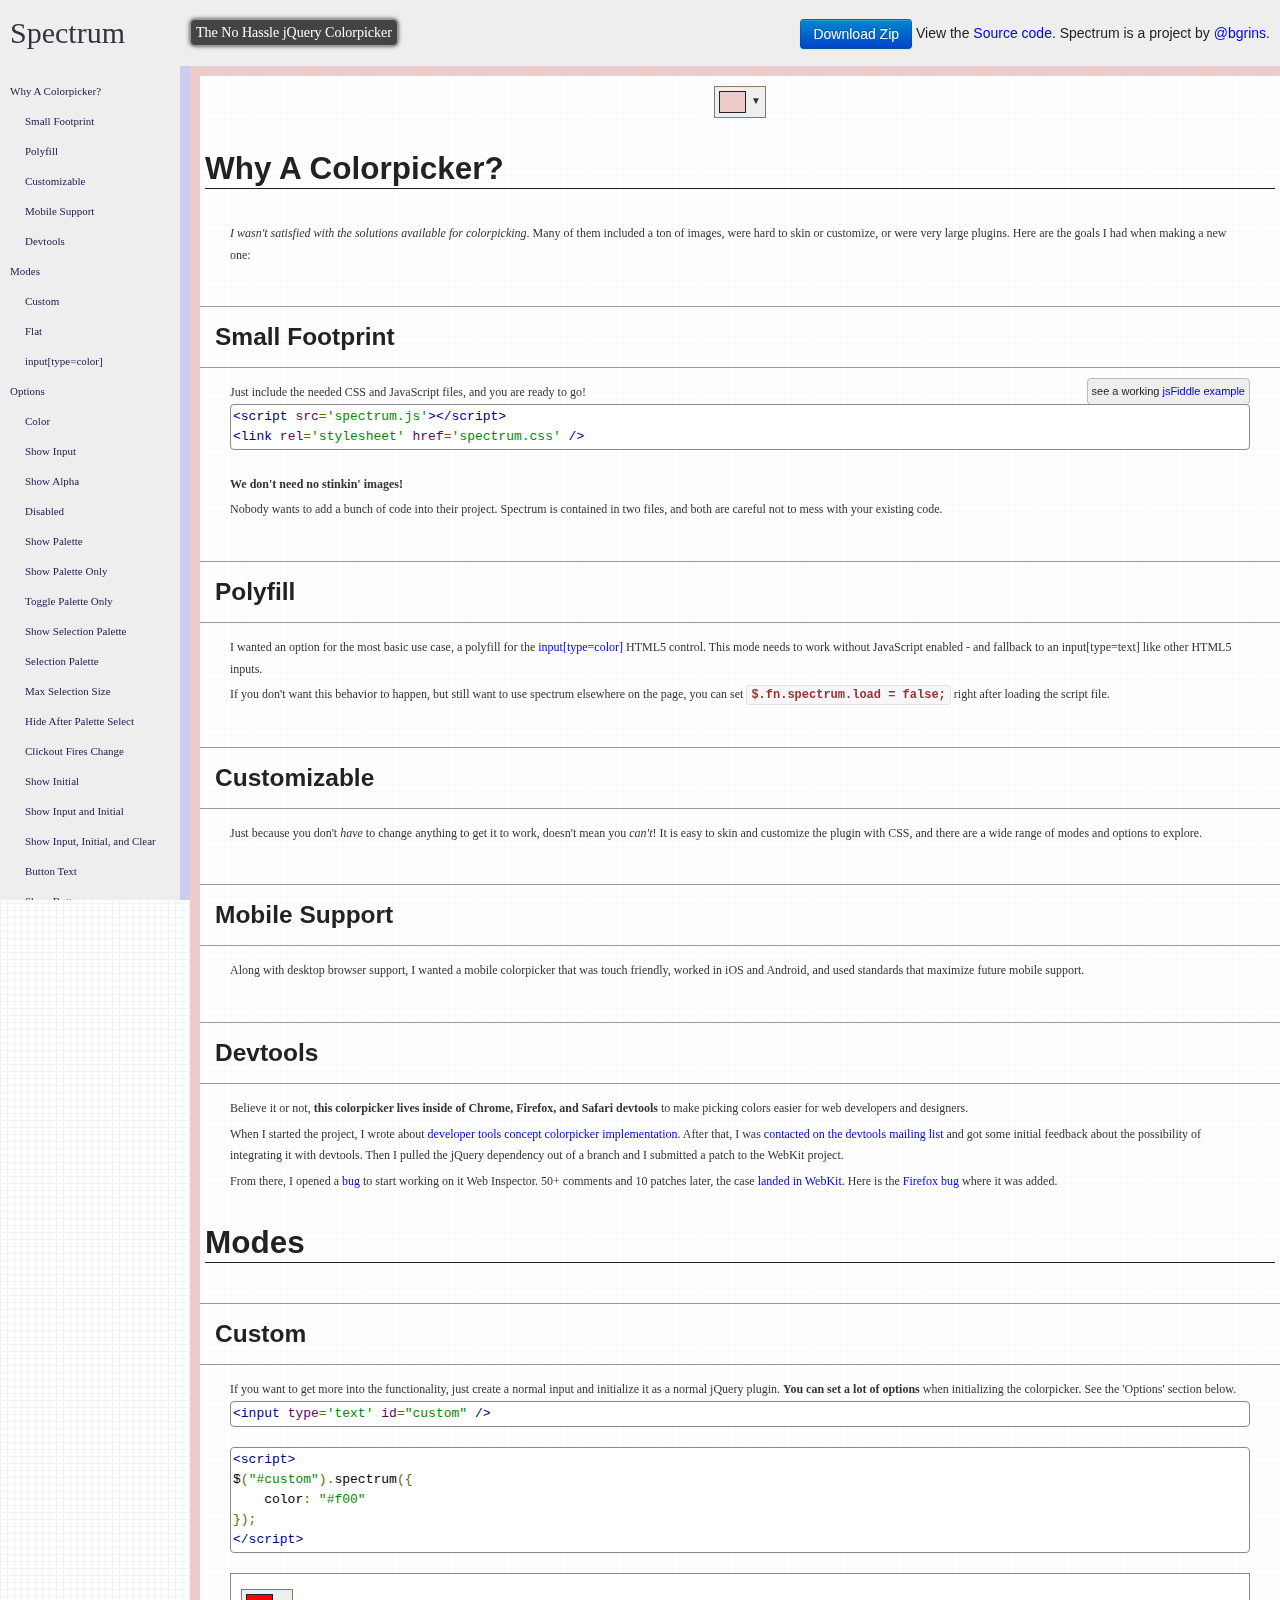
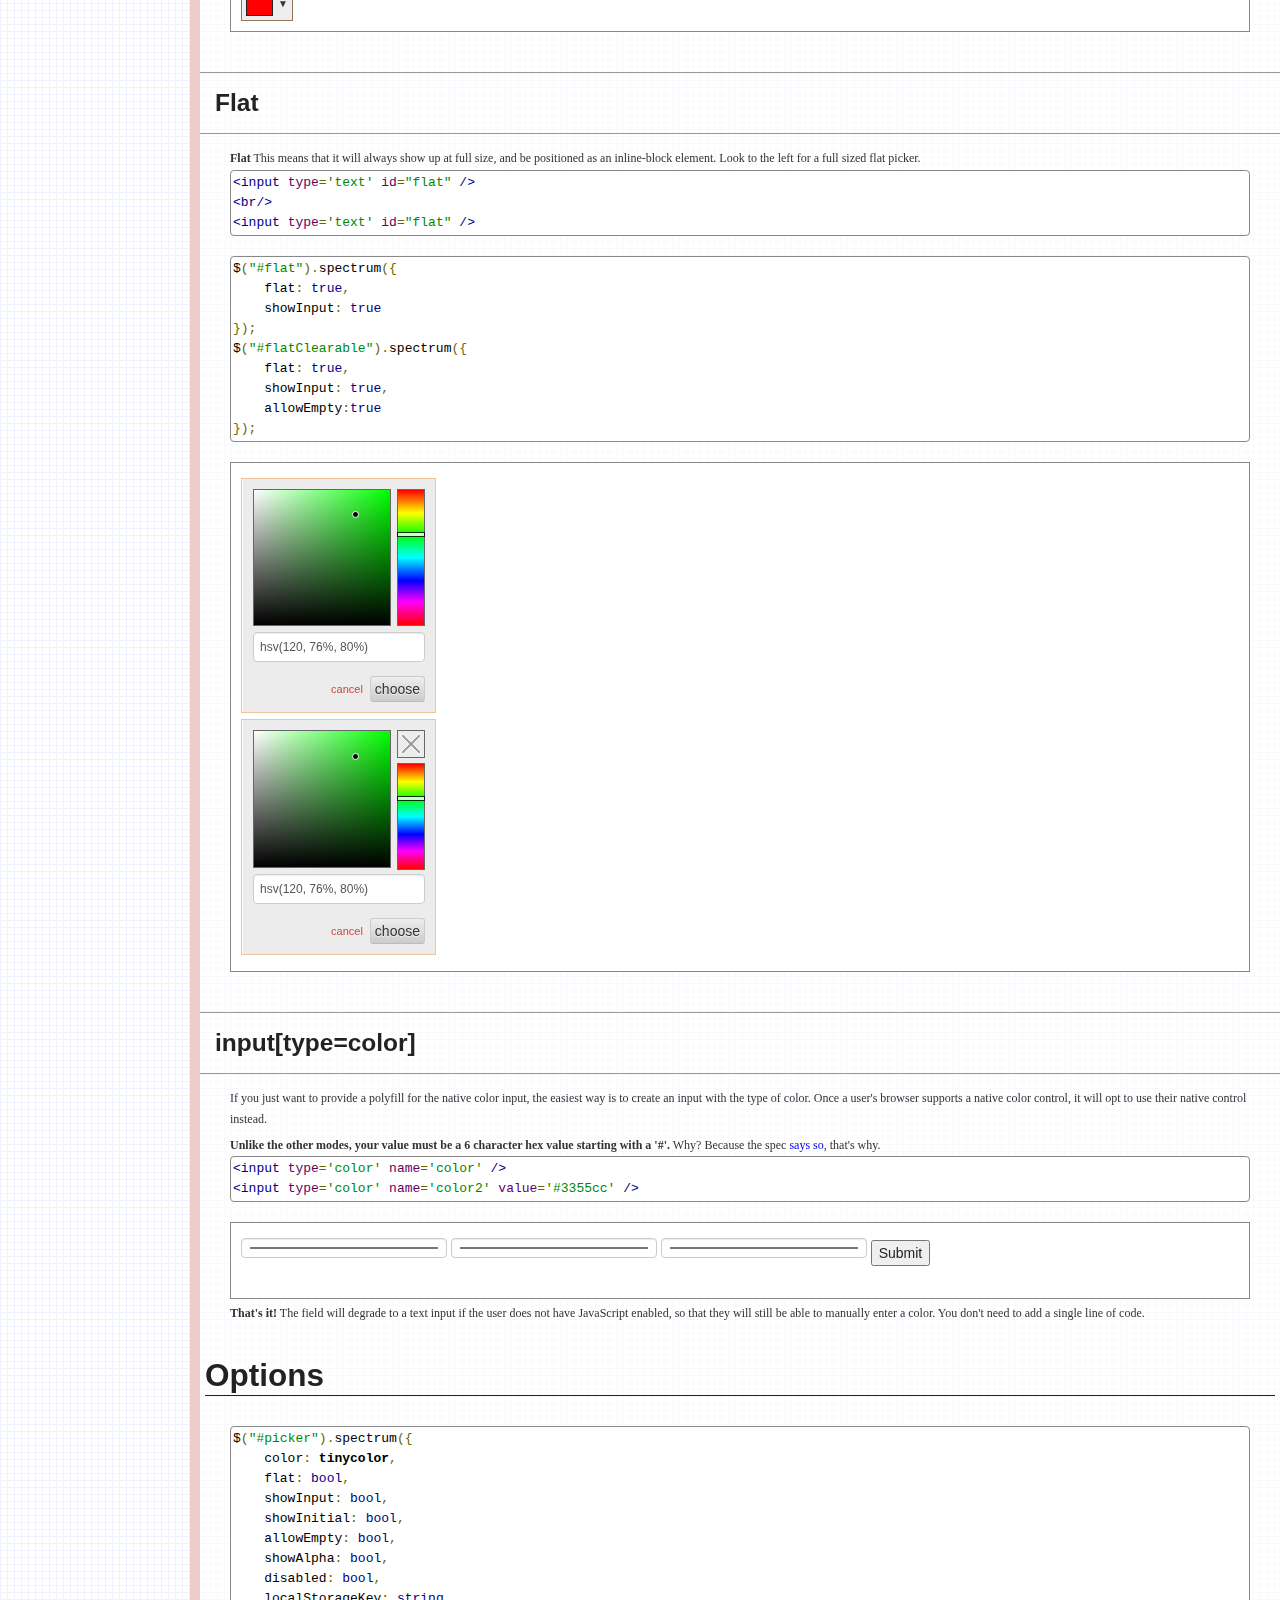
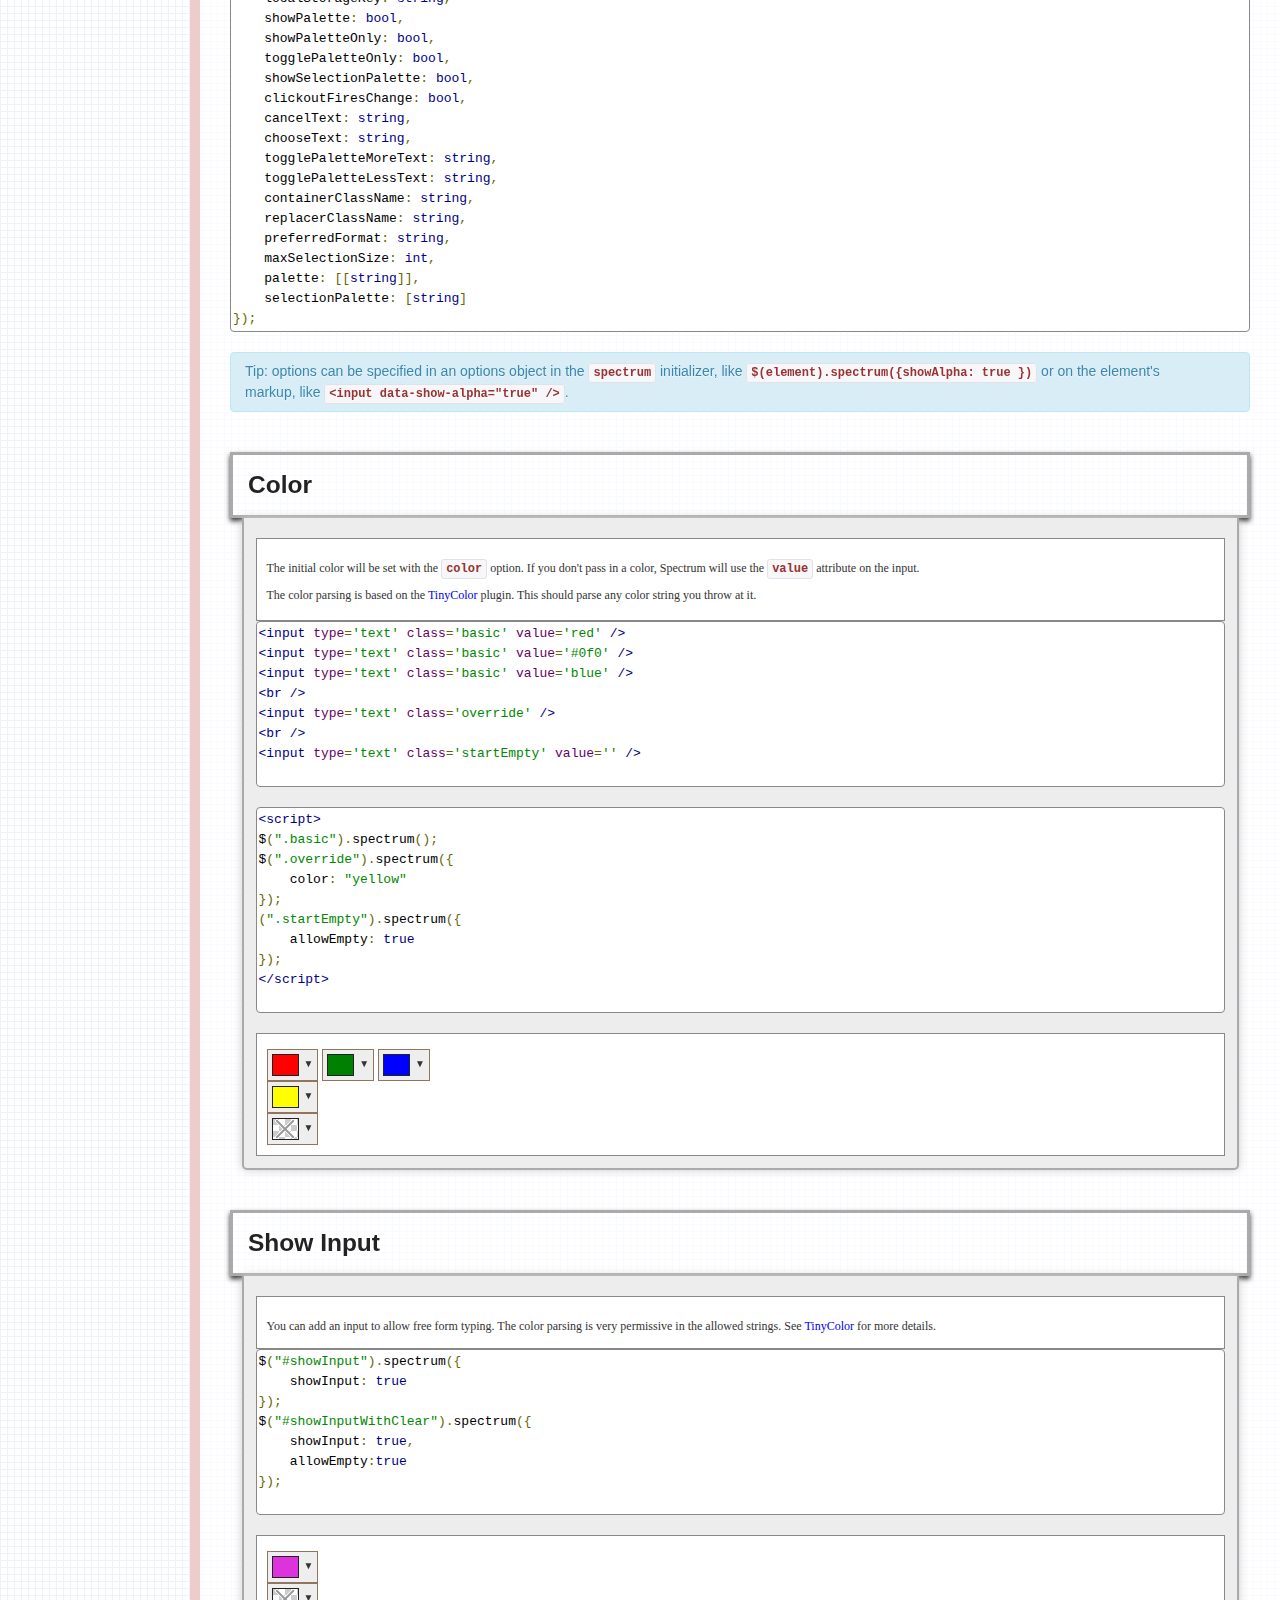
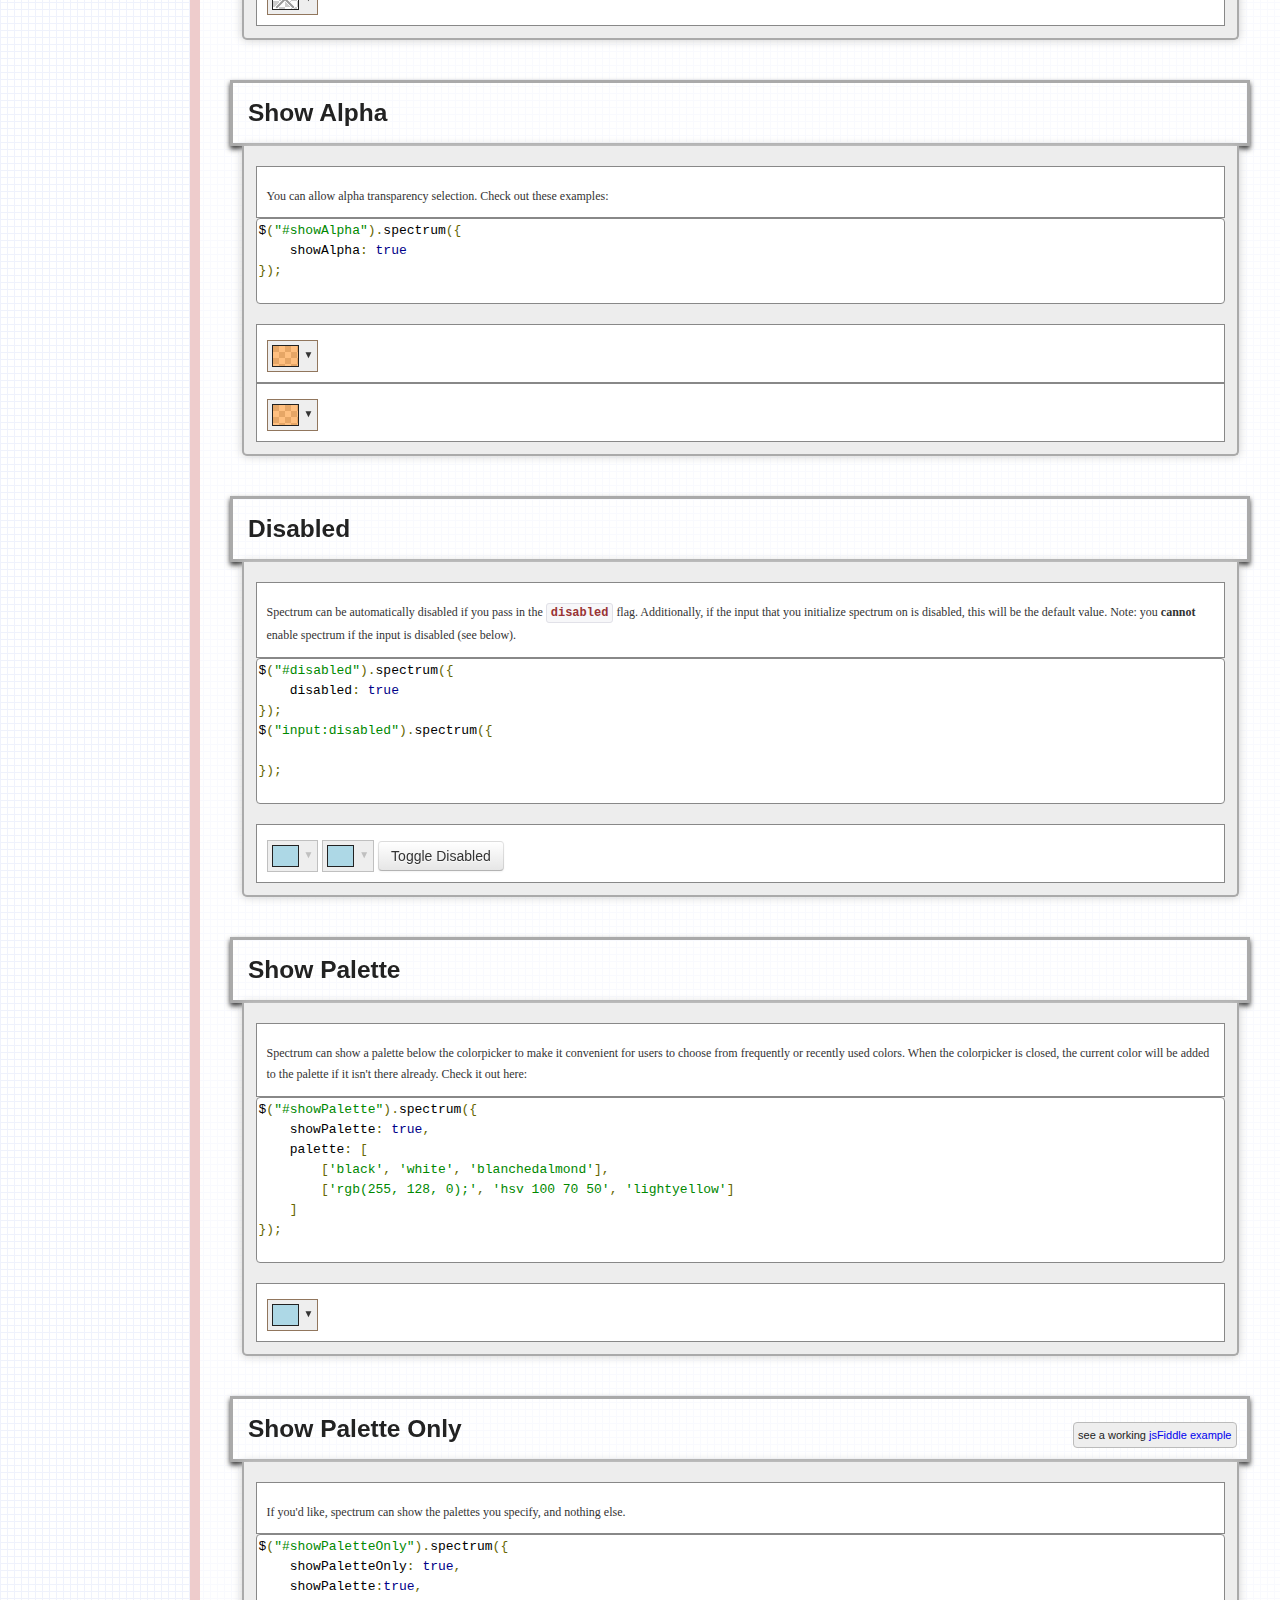
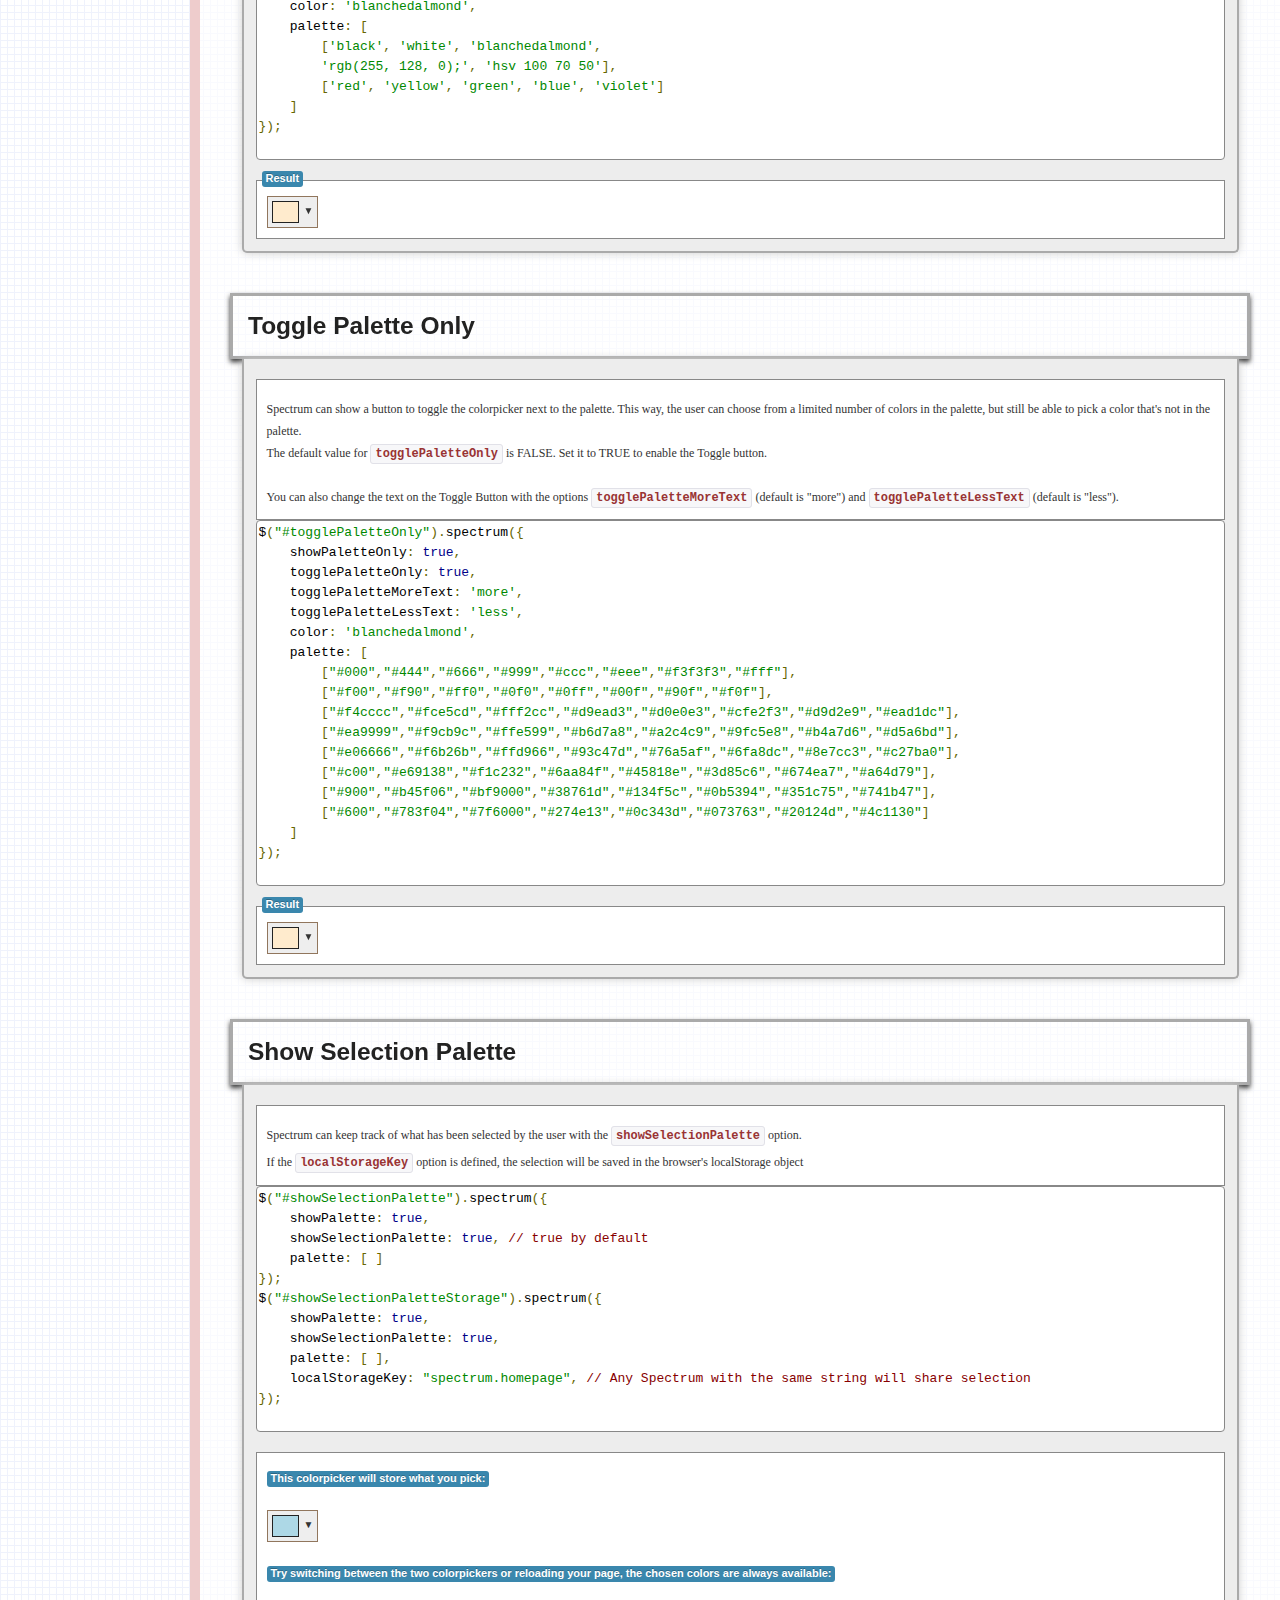
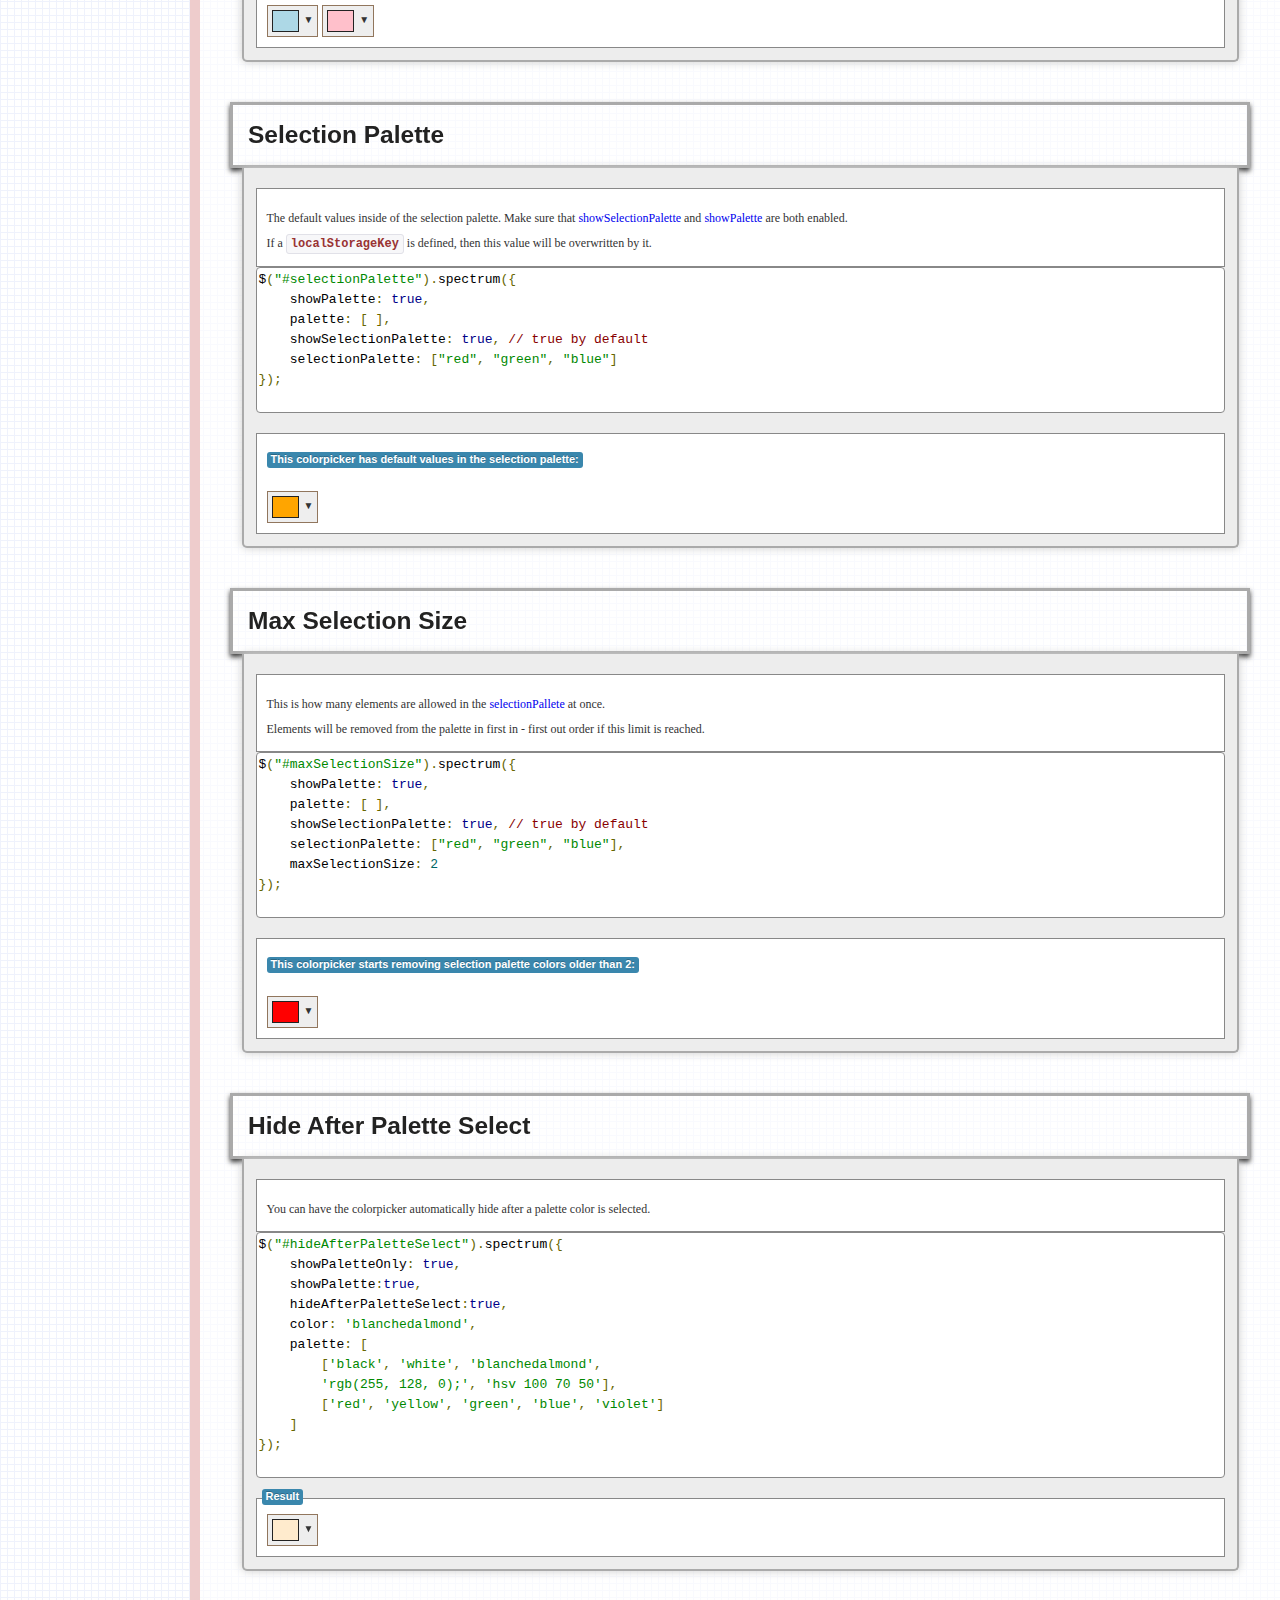
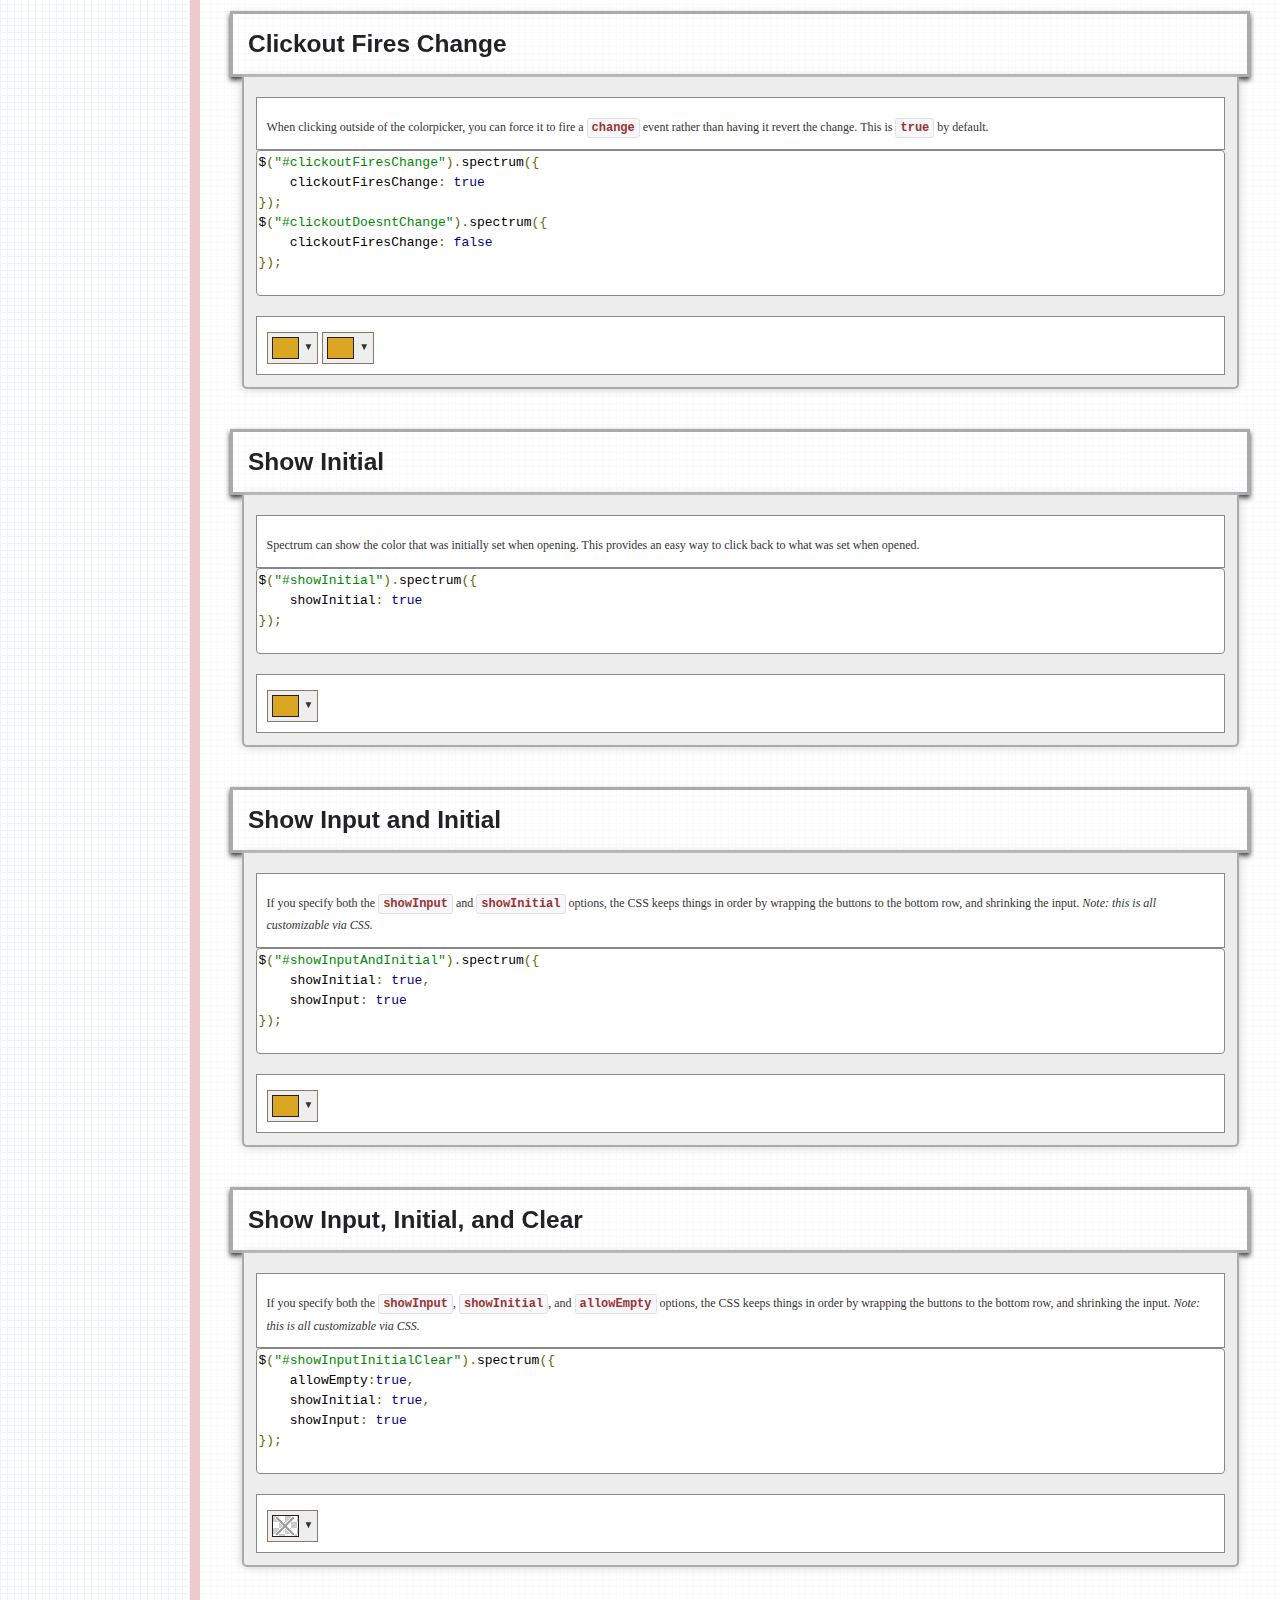
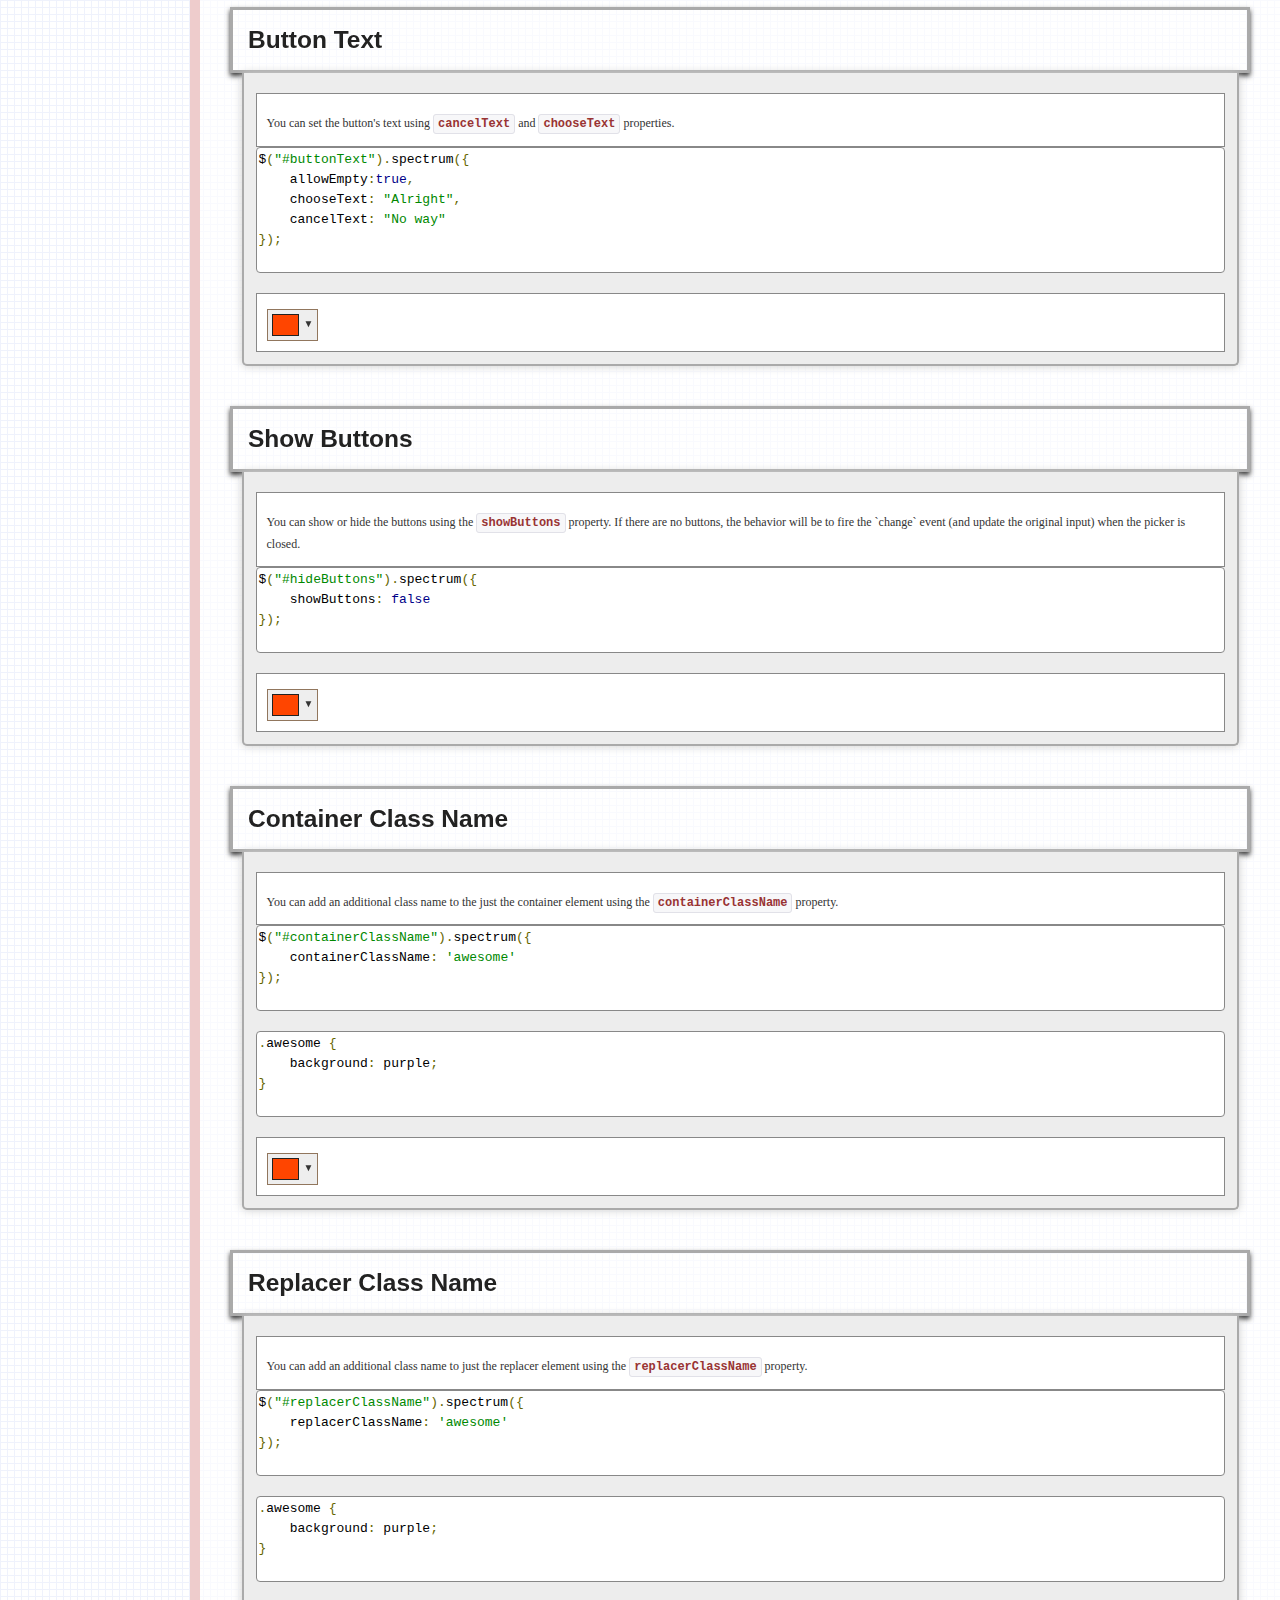
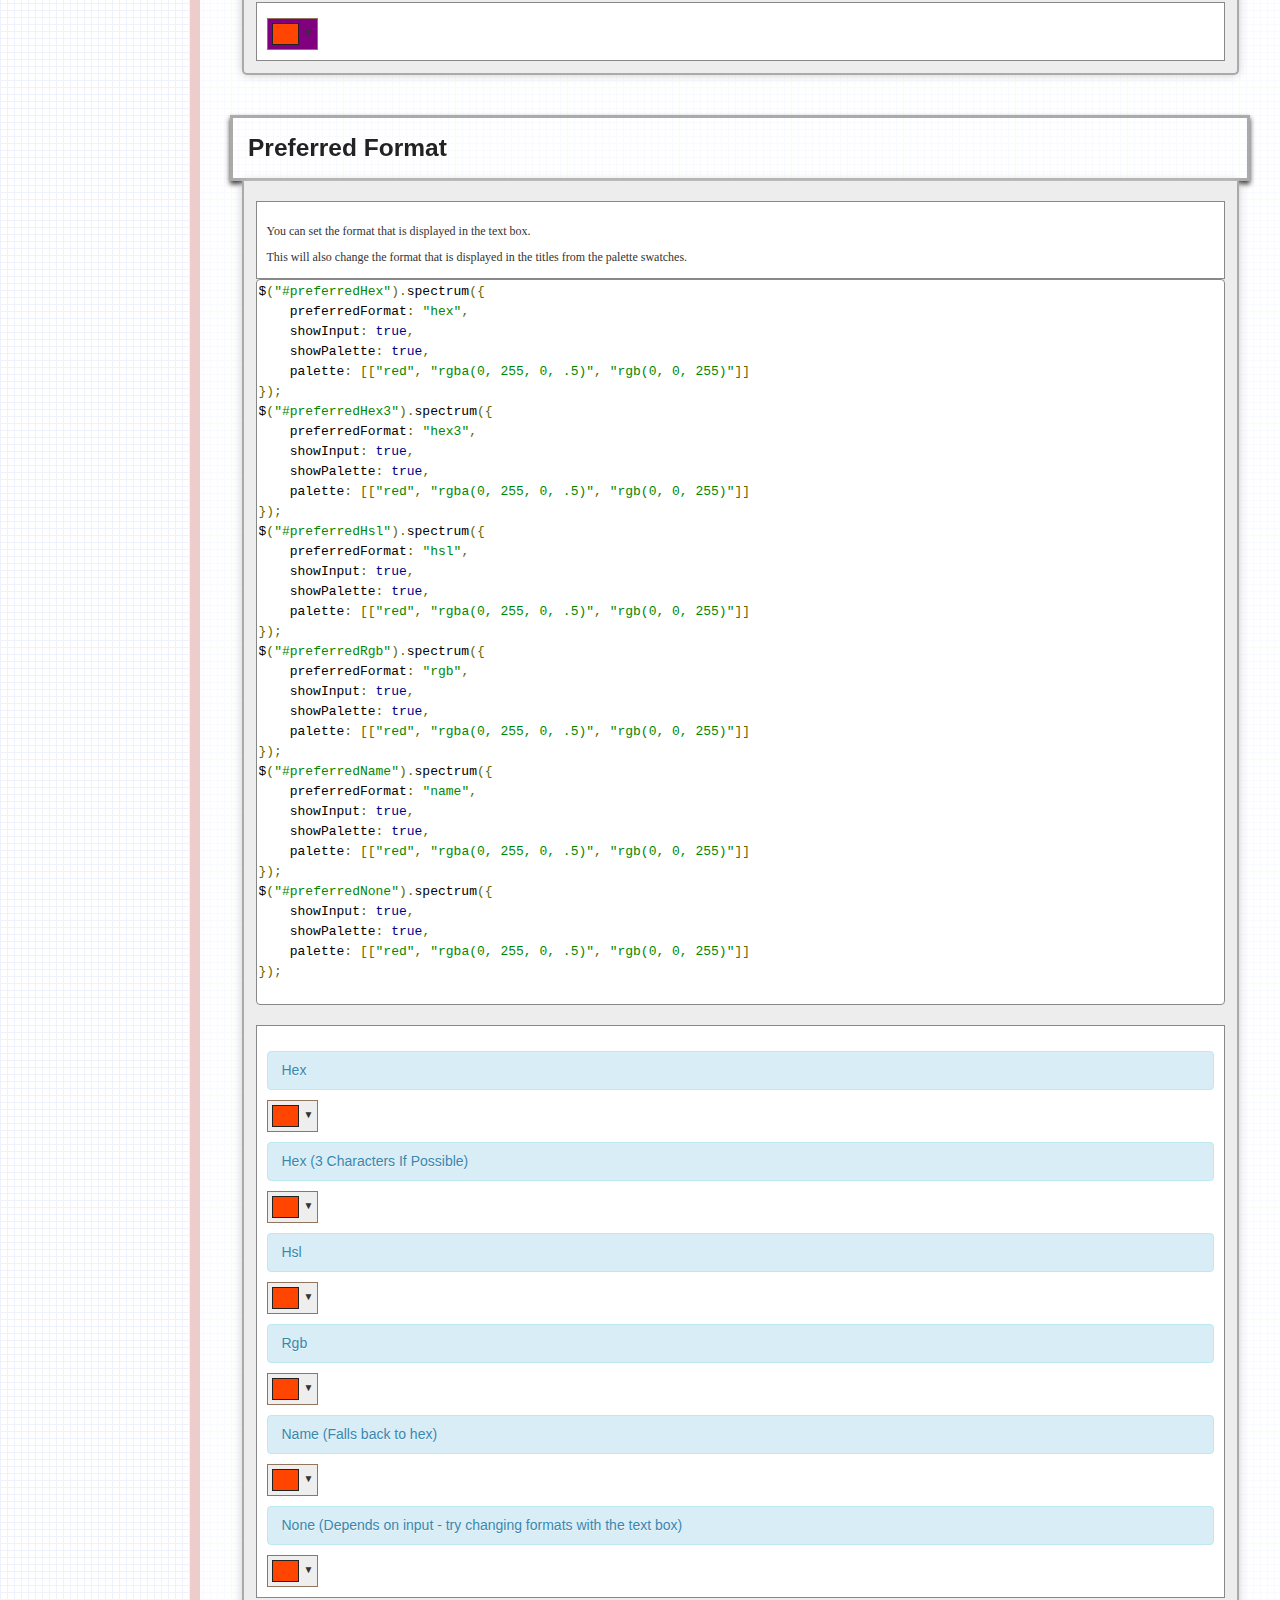
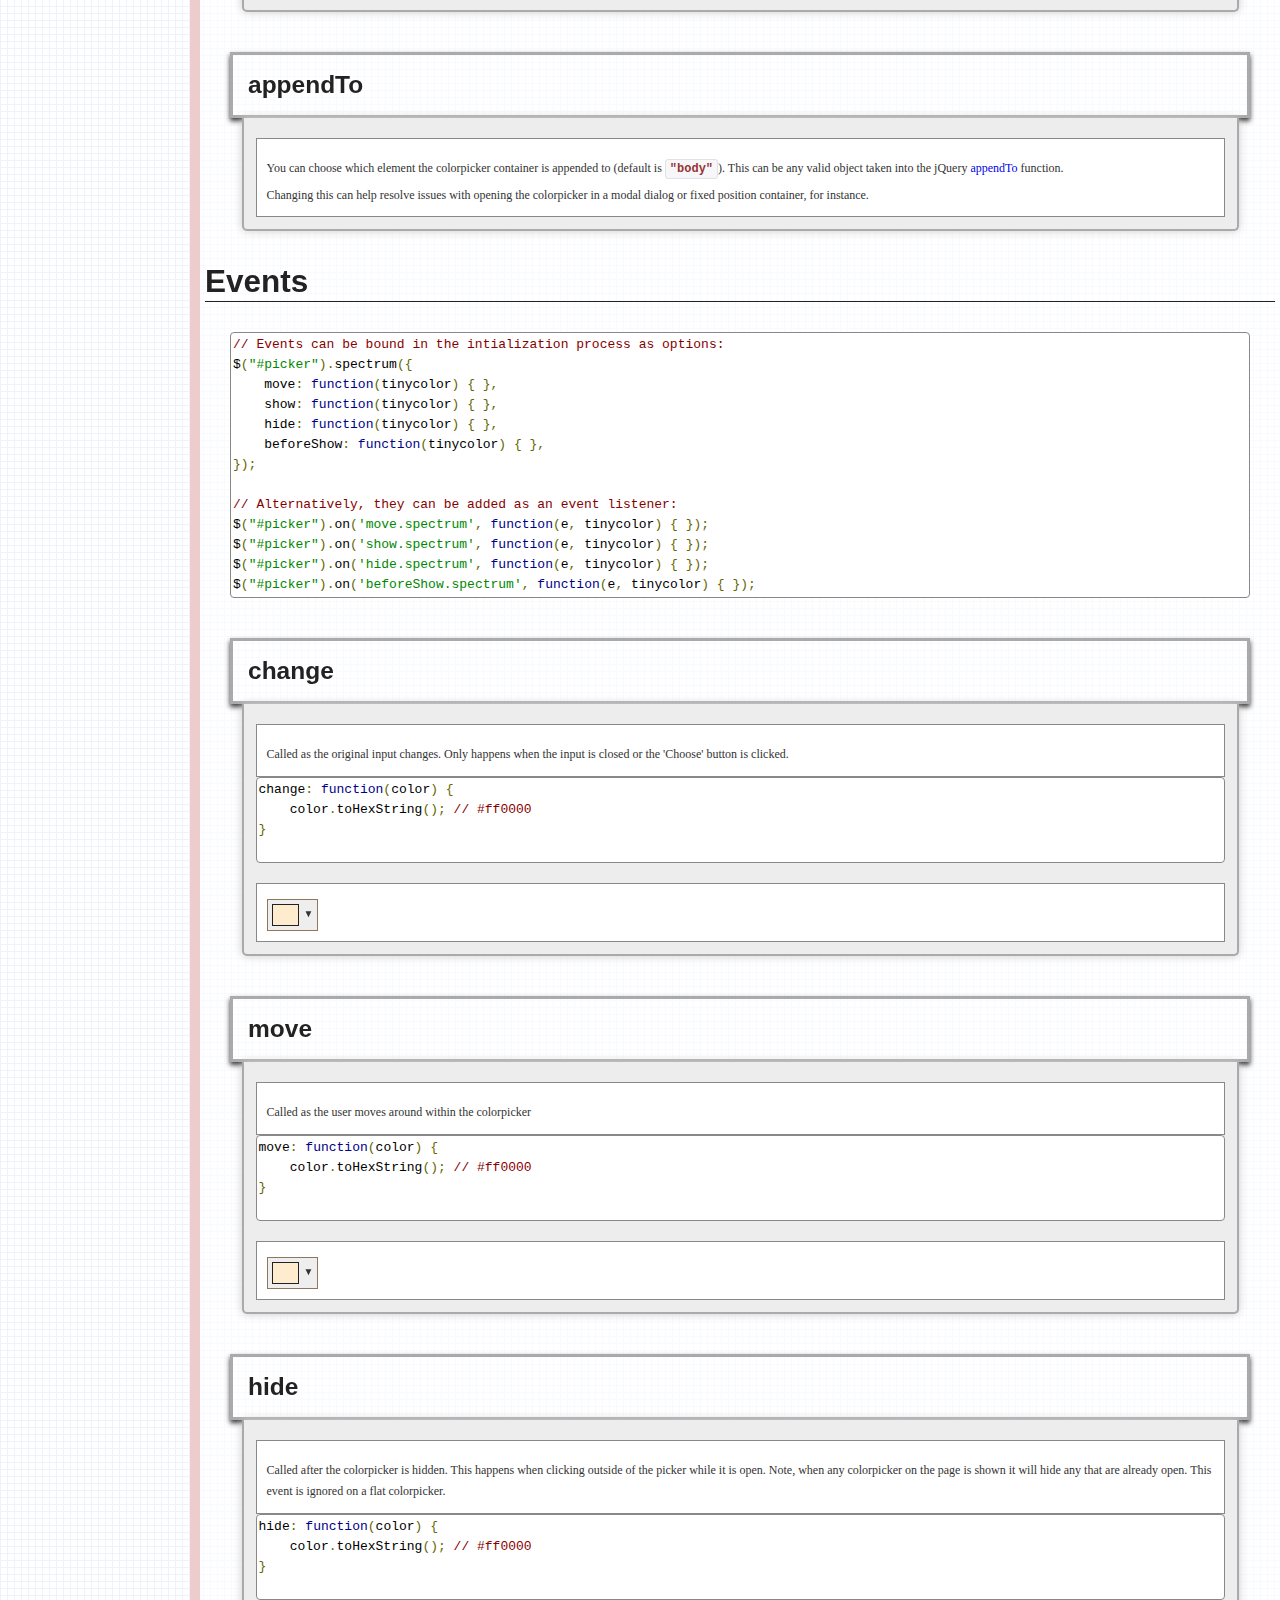
<file: CRM.WebUI/wwwroot/lib/spectrum-1.8.1/index.html>
<!doctype html>
<html>
<head>
    <meta http-equiv="content-type" content="text/html; charset=UTF-8">
    <title>Spectrum - The No Hassle jQuery Colorpicker</title>

    <meta name="description" content="Spectrum is a JavaScript colorpicker plugin using the jQuery framework.  It is highly customizable, but can also be used as a simple input type=color polyfill">
    <meta name="author" content="Brian Grinstead and Spectrum contributors">

    <link rel="stylesheet" type="text/css" href="spectrum.css">
    <link rel="stylesheet" type="text/css" href="docs/bootstrap.css">
    <link rel="stylesheet" type="text/css" href="docs/docs.css">
    <script type="text/javascript" src="docs/jquery-3.5.1.js"></script>
    <script type="text/javascript" src="spectrum.js"></script>
    <script type='text/javascript' src='docs/toc.js'></script>
    <script type='text/javascript' src='docs/docs.js'></script>
</head>
<body>
<div id='header'>
    <h1><a href='http://bgrins.github.com/spectrum'>Spectrum</a></h1> <h2><em>The No Hassle jQuery Colorpicker</em></h2>
    <div id='links'>
        <a href='http://github.com/bgrins/spectrum/archive/1.8.1' class="btn btn-primary">Download Zip</a>
        View the <a href='http://github.com/bgrins/spectrum'>Source code</a>.
        Spectrum is a project by <a href='http://twitter.com/bgrins'>@bgrins</a>.
    </div>
    <br style='clear:both;' />
</div>

<div id='toc'></div>
<div id='toc-slider'></div>

<div id='docs'>
    <div id='docs-content'>

    <div id='switch-current'>
        <input type='text' name='color1' id='pick1' value='#ddddff' />
        <div id='switch-current-hsv' class='switch-current-output'></div>
        <div id='switch-current-rgb' class='switch-current-output'></div>
        <div id='switch-current-hex' class='switch-current-output'></div>
    </div>

    <div style='text-align:center;'>
    <input id="full" />
    </div>

<pre class='prettyprint hide' id='code-heading'>
&lt;input type='color' value='#f594d0' /&gt;
<input type='color' class='basic' value='#f594d0' />
</pre>

        <h2 id="why">Why A Colorpicker?</h2>
        <p><em>I wasn't satisfied with the solutions available for colorpicking</em>.
        Many of them included a ton of images, were hard to skin or customize, or were very large plugins.
        Here are the goals I had when making a new one:
        </p>

        <h3 id="why-footprint" class='point'>Small Footprint</h3>
        <div class='note'>see a working <a href='http://jsfiddle.net/bgrins/ctkY3/'>jsFiddle example</a></div>
        <p>Just include the needed CSS and JavaScript files, and you are ready to go!  </p>
<pre class='prettyprint' id='code-subheading'>
&lt;script src='<a href='http://bgrins.github.com/spectrum/spectrum.js' target="_blank">spectrum.js</a>'&gt;&lt;/script&gt;
&lt;link rel='stylesheet' href='<a href='http://bgrins.github.com/spectrum/spectrum.css' target="_blank">spectrum.css</a>' /&gt;
</pre>
        <p><strong>We don't need no stinkin' images!</strong></p>
        <p>Nobody wants to add a bunch of code into their project.  Spectrum is contained in two files, and both are careful not to mess with your existing code.</p>

        <h3 id="why-polyfill" class='point'>Polyfill</h3>
        <p>I wanted an option for the most basic use case, a polyfill for the <a href='http://dev.w3.org/html5/markup/input.color.html'>input[type=color]</a> HTML5 control.
           This mode needs to work without JavaScript enabled - and fallback to an input[type=text] like other HTML5 inputs.
        </p>
        <p>If you don't want this behavior to happen, but still want to use spectrum elsewhere on the page, you can set <code>$.fn.spectrum.load = false;</code> right after loading the script file.</p>


        <h3 id="why-customizable" class='point'>Customizable</h3>
        <p>Just because you don't <em>have</em> to change anything to get it to work, doesn't mean you <em>can't</em>!
        It is easy to skin and customize the plugin with CSS, and there are a wide range of modes and options to explore.
        </p>

        <h3 id="why-mobile" class='point'>Mobile Support</h3>
        <p>Along with desktop browser support, I wanted a mobile colorpicker that was touch friendly, worked in iOS and Android, and used standards
            that maximize future mobile support.
        </p>

        <h3 id="why-devtools" class='point'>Devtools</h3>

        <p>
            Believe it or not, <strong>this colorpicker lives inside of Chrome, Firefox, and Safari devtools</strong> to make picking colors easier for web developers and designers.
        </p>

        <p>
            When I started the project, I wrote about <a href="http://www.briangrinstead.com/blog/chrome-developer-tools-colorpicker-concept">developer tools concept colorpicker implementation</a>.  After that, I was <a href="http://groups.google.com/group/google-chrome-developer-tools/browse_thread/thread/4dd1e853b8051727/4549a6f0788885d4">contacted on the devtools mailing list</a> and got some initial feedback about the possibility of integrating it with devtools.  Then I pulled the jQuery dependency out of a branch and I submitted a patch to the WebKit project.
        </p>

        <p>
            From there, I opened a <a href="https://bugs.webkit.org/show_bug.cgi?id=71262">bug</a> to start working on it Web Inspector.  50+ comments and 10 patches later, the case <a href="http://www.webkit.org/blog/1804/last-week-in-webkit-calculated-css-values-and-the-translate-attribute/">landed in WebKit</a>. Here is the <a href='https://bugzilla.mozilla.org/show_bug.cgi?id=911702'>Firefox bug</a> where it was added.
        </p>


        <h2 id="modes">Modes</h2>

        <h3 id="modes-custom" class='point'>Custom</h3>
    <p>If you want to get more into the functionality, just create a normal input and initialize it as a normal jQuery plugin.
    <strong>You can set a lot of options</strong> when initializing the colorpicker.
    See the 'Options' section below.
    </p>

<pre class='prettyprint'>
&lt;input type='text' id="custom" /&gt;
</pre>

<pre class='prettyprint'>
&lt;script&gt;
$("#custom").spectrum({
    color: "#f00"
});
&lt;/script&gt;
</pre>

        <div class='example'>
            <input type='text' id='custom' />
        </div>

        <h3 id="modes-flat" class='point'>Flat</h3>
        <p><strong>Flat</strong>
            This means that it will always show up at full size,
            and be positioned as an inline-block element.
            Look to the left for a full sized flat picker.
        </p>

<pre class='prettyprint'>
&lt;input type='text' id="flat" /&gt;
&lt;br/&gt;
&lt;input type='text' id="flat" /&gt;
</pre>
<pre class='prettyprint'>
$("#flat").spectrum({
    flat: true,
    showInput: true
});
$("#flatClearable").spectrum({
    flat: true,
    showInput: true,
    allowEmpty:true
});
</pre>

        <div class='example'>
            <input type='text' id='flat' value="limegreen" />
            <br/>
            <input type='text' id='flatClearable' value="limegreen" />
        </div>

        <h3 id="modes-input" class='point'>input[type=color]</h3>

    <p>
    If you just want to provide a polyfill for the native color input,
    the easiest way is to create an input with the type of color.
    Once a user's browser supports a native color control, it will opt to use their native control instead.
    </p>
    <p><strong>Unlike the other modes, your value must be a 6 character hex value starting with a '#'.</strong>  Why?  Because the spec <a href='http://dev.w3.org/html5/markup/input.color.html#input.color.attrs.value'>says so</a>, that's why.
    </p>

<pre class='prettyprint' id='code-subheading'>
&lt;input type='color' name='color' /&gt;
&lt;input type='color' name='color2' value='#3355cc' /&gt;
</pre>
    <div class='example'>
<form method="get">
    <input type='color' name='color' />
    <input type='color' name='color2' value='#3355cc' />
    <input type='color' name='color3' value='#000000' />
    <input type="submit" />
</form>
    </div>
    <p><strong>That's it!</strong>
    The field will degrade to a text input if the user does not have JavaScript enabled,
    so that they will still be able to manually enter a color.  You don't need to add a single line of code.
    </p>

<!--
<div class="alert">
    Heads up!  Make sure you do not have a <code>maxlength</code> property set on your input.  It has been known to break IE10.
</div>
-->

        <h2 id="options">Options</h2>
<pre class='prettyprint'>
$("#picker").spectrum({
    color: <strong>tinycolor</strong>,
    flat: bool,
    showInput: bool,
    showInitial: bool,
    allowEmpty: bool,
    showAlpha: bool,
    disabled: bool,
    localStorageKey: string,
    showPalette: bool,
    showPaletteOnly: bool,
    togglePaletteOnly: bool,
    showSelectionPalette: bool,
    clickoutFiresChange: bool,
    cancelText: string,
    chooseText: string,
    togglePaletteMoreText: string,
    togglePaletteLessText: string,
    containerClassName: string,
    replacerClassName: string,
    preferredFormat: string,
    maxSelectionSize: int,
    palette: [[string]],
    selectionPalette: [string]
});
</pre>
        <div class="alert alert-info">
            Tip: options can be specified in an options object in the <code>spectrum</code> initializer, like <code>$(element).spectrum({showAlpha: true })</code> or on the element's markup, like <code>&lt;input data-show-alpha="true" /&gt;</code>.
        </div>

        <h3 id="options-color">Color</h3>
        <div class='option-content'>
            <div class='description'>
                <p>
                The initial color will be set with the <code>color</code> option.
                If you don't pass in a color, Spectrum will use the <code>value</code> attribute on the input.
                </p>
                <p>
                The color parsing is based on the <a href='https://github.com/bgrins/TinyColor'>TinyColor</a> plugin.
                This should parse any color string you throw at it.</p>
                </p>
            </div>

            <pre class='prettyprint'>
&lt;input type='text' class='basic' value='red' /&gt;
&lt;input type='text' class='basic' value='#0f0' /&gt;
&lt;input type='text' class='basic' value='blue' /&gt;
&lt;br /&gt;
&lt;input type='text' class='override' /&gt;
&lt;br /&gt;
&lt;input type='text' class='startEmpty' value='' /&gt;
            </pre>

            <pre class='prettyprint'>
&lt;script&gt;
$(".basic").spectrum();
$(".override").spectrum({
    color: "yellow"
});
(".startEmpty").spectrum({
    allowEmpty: true
});
&lt;/script&gt;
            </pre>
            <div class='example'>
                <input type='text' class='basic' value='red' />
                <input type='text' class='basic' value='green' />
                <input type='text' class='basic' value='blue' />
                <br />
                <input type='text' class='override' />
                <br/>
                <input type='text' class='startEmpty' value='' />
            </div>
        </div>

        <h3 id="options-showInput">Show Input</h3>
        <div class='option-content'>
            <div class='description'>
                <p>You can add an input to allow free form typing.  The color parsing is very permissive in the allowed strings.  See <a href='https://github.com/bgrins/TinyColor'>TinyColor</a> for more details.
            </div>
            <pre class='prettyprint'>
$("#showInput").spectrum({
    showInput: true
});
$("#showInputWithClear").spectrum({
    showInput: true,
    allowEmpty:true
});
            </pre>
            <div class='example'>
                <input type='text' name='showInput' id='showInput' />
                 <br/>
                <input type='text' name='showInputWithClear' id='showInputWithClear' value='' />
            </div>
        </div>

        <h3 id="options-showAlpha">Show Alpha</h3>
        <div class='option-content'>
            <div class='description'>
                <p>You can allow alpha transparency selection.  Check out these examples: </p>
            </div>
            <pre class='prettyprint'>
$("#showAlpha").spectrum({
    showAlpha: true
});
            </pre>
            <div class='example'>
                <input type='text' name='showAlpha' id='showAlpha' />
            </div>
            <div class='example'>
                <input type='text' name='showAlphaWithInput' id='showAlphaWithInput' />
            </div>
        </div>

        <h3 id="options-disabled">Disabled</h3>
        <div class='option-content'>
            <div class='description'>
            <p>Spectrum can be automatically disabled if you pass in the <code>disabled</code> flag.  Additionally, if the input that you initialize spectrum on is disabled, this will be the default value.  Note: you <strong>cannot</strong> enable spectrum if the input is disabled (see below).</p>
            </div>
            <pre class='prettyprint'>
$("#disabled").spectrum({
    disabled: true
});
$("input:disabled").spectrum({

});
            </pre>
            <div class='example'>
                    <input type='text' name='disabled' id='disabled' value='lightblue' />
                    <input type='text' disabled value='lightblue' />
                    <button id='toggle-disabled' class='btn'>Toggle Disabled</button>
            </div>
        </div>

        <h3 id="options-showPalette">Show Palette</h3>
        <div class='option-content'>
            <div class='description'>
            <p>Spectrum can show a palette below the colorpicker to make it convenient for users to choose from frequently or recently used colors.  When the colorpicker is closed, the current color will be added to the palette if it isn't there already.  Check it out here: </p>
            </div>
            <pre class='prettyprint'>
$("#showPalette").spectrum({
    showPalette: true,
    palette: [
        ['black', 'white', 'blanchedalmond'],
        ['rgb(255, 128, 0);', 'hsv 100 70 50', 'lightyellow']
    ]
});
            </pre>
            <div class='example'>
                    <input type='text' name='showPalette' id='showPalette' value='lightblue' />
                    <em data-label-for="showPalette" class='em-label'></em>

            </div>
        </div>

        <h3 id="options-showPaletteOnly">Show Palette Only</h3>
        <div class='option-content'>
            <div class='note'>see a working <a href='http://jsfiddle.net/bgrins/S45tW/'>jsFiddle example</a></div>
            <div class='description'>
            <p>If you'd like, spectrum can show the palettes you specify, and nothing else.</p>
            </div>

            <pre class='prettyprint'>
$("#showPaletteOnly").spectrum({
    showPaletteOnly: true,
    showPalette:true,
    color: 'blanchedalmond',
    palette: [
        ['black', 'white', 'blanchedalmond',
        'rgb(255, 128, 0);', 'hsv 100 70 50'],
        ['red', 'yellow', 'green', 'blue', 'violet']
    ]
});
            </pre>
            <div class='example'>
            <span class='label label-result'>
            Result
            </span>
                <input type='text' name='showPaletteOnly' id='showPaletteOnly'  />
                <em data-label-for="showPaletteOnly" class='em-label'></em>
            </div>
        </div>

        <h3 id="options-togglePaletteOnly">Toggle Palette Only</h3>
        <div class='option-content'>
            <div class='description'>
            <p>Spectrum can show a button to toggle the colorpicker next to the palette. This way, the user can choose from a limited number of colors in the palette, but still be able to pick a color that's not in the palette.<br />
                The default value for <code>togglePaletteOnly</code> is FALSE. Set it to TRUE to enable the Toggle button.<br /><br />
                You can also change the text on the Toggle Button with the options <code>togglePaletteMoreText</code> (default is "more") and <code>togglePaletteLessText</code> (default is "less").</p>
            </div>

            <pre class='prettyprint'>
$("#togglePaletteOnly").spectrum({
    showPaletteOnly: true,
    togglePaletteOnly: true,
    togglePaletteMoreText: 'more',
    togglePaletteLessText: 'less',
    color: 'blanchedalmond',
    palette: [
        ["#000","#444","#666","#999","#ccc","#eee","#f3f3f3","#fff"],
        ["#f00","#f90","#ff0","#0f0","#0ff","#00f","#90f","#f0f"],
        ["#f4cccc","#fce5cd","#fff2cc","#d9ead3","#d0e0e3","#cfe2f3","#d9d2e9","#ead1dc"],
        ["#ea9999","#f9cb9c","#ffe599","#b6d7a8","#a2c4c9","#9fc5e8","#b4a7d6","#d5a6bd"],
        ["#e06666","#f6b26b","#ffd966","#93c47d","#76a5af","#6fa8dc","#8e7cc3","#c27ba0"],
        ["#c00","#e69138","#f1c232","#6aa84f","#45818e","#3d85c6","#674ea7","#a64d79"],
        ["#900","#b45f06","#bf9000","#38761d","#134f5c","#0b5394","#351c75","#741b47"],
        ["#600","#783f04","#7f6000","#274e13","#0c343d","#073763","#20124d","#4c1130"]
    ]
});
            </pre>
            <div class='example'>
            <span class='label label-result'>
            Result
            </span>
                <input type='text' name='togglePaletteOnly' id='togglePaletteOnly'  />
            </div>
        </div>

        <h3 id="options-showSelectionPalette">Show Selection Palette</h3>
        <div class='option-content'>
            <div class='description'>
                <p>Spectrum can keep track of what has been selected by the user with the <code>showSelectionPalette</code> option.</p>
                <p>If the <code>localStorageKey</code> option is defined, the selection will be saved in the browser's localStorage object</p>
            </div>

            <pre class='prettyprint'>
$("#showSelectionPalette").spectrum({
    showPalette: true,
    showSelectionPalette: true, // true by default
    palette: [ ]
});
$("#showSelectionPaletteStorage").spectrum({
    showPalette: true,
    showSelectionPalette: true,
    palette: [ ],
    localStorageKey: "spectrum.homepage", // Any Spectrum with the same string will share selection
});
            </pre>

            <div class='example'>
                    <span class='label label-info'>This colorpicker will store what you pick:</span><br /><br />
                    <input type='text' name='showSelectionPalette' id='showSelectionPalette' value='lightblue' /><br /><br />
                    <span class='label label-info'>Try switching between the two colorpickers or reloading your page, the chosen colors are always available:</span><br /><br />
                    <input type='text' name='showSelectionPaletteStorage' id='showSelectionPaletteStorage' value='lightblue' />
                    <input type='text' name='showSelectionPaletteStorage2' id='showSelectionPaletteStorage2' value='pink' />
            </div>
        </div>

        <h3 id="options-selectionPalette">Selection Palette</h3>
        <div class='option-content'>
            <div class='description'>
                <p>The default values inside of the selection palette.  Make sure that <a href="#options-showSelectionPalette">showSelectionPalette</a> and <a href="#options-showPalette">showPalette</a> are both enabled.</p>
                <p>If a <code>localStorageKey</code> is defined, then this value will be overwritten by it.</p>
            </div>

            <pre class='prettyprint'>
$("#selectionPalette").spectrum({
    showPalette: true,
    palette: [ ],
    showSelectionPalette: true, // true by default
    selectionPalette: ["red", "green", "blue"]
});
            </pre>

            <div class='example'>
                    <span class='label label-info'>This colorpicker has default values in the selection palette:</span><br /><br />
                    <input type='text' name='selectionPalette' id='selectionPalette' value='orange' />
            </div>
        </div>

        <h3 id="options-maxSelectionSize">Max Selection Size</h3>
        <div class='option-content'>
            <div class='description'>
                <p>This is how many elements are allowed in the <a href="#options-selectionPalette">selectionPallete</a> at once.</p>
                <p>Elements will be removed from the palette in first in - first out order if this limit is reached.</p>
            </div>

            <pre class='prettyprint'>
$("#maxSelectionSize").spectrum({
    showPalette: true,
    palette: [ ],
    showSelectionPalette: true, // true by default
    selectionPalette: ["red", "green", "blue"],
    maxSelectionSize: 2
});
            </pre>

            <div class='example'>
                    <span class='label label-info'>This colorpicker starts removing selection palette colors older than 2:</span><br /><br />
                    <input type='text' name='maxSelectionSize' id='maxSelectionSize' value='red' />
            </div>
        </div>

        <h3 id="options-hideAfterPaletteSelect">Hide After Palette Select</h3>
        <div class='option-content'>
            <div class='description'>
            <p>You can have the colorpicker automatically hide after a palette color is selected.</p>
            </div>

            <pre class='prettyprint'>
$("#hideAfterPaletteSelect").spectrum({
    showPaletteOnly: true,
    showPalette:true,
    hideAfterPaletteSelect:true,
    color: 'blanchedalmond',
    palette: [
        ['black', 'white', 'blanchedalmond',
        'rgb(255, 128, 0);', 'hsv 100 70 50'],
        ['red', 'yellow', 'green', 'blue', 'violet']
    ]
});
            </pre>
            <div class='example'>
            <span class='label label-result'>
            Result
            </span>
                <input type='text' name='hideAfterPaletteSelect' id='hideAfterPaletteSelect'  />
                <em data-label-for="hideAfterPaletteSelect" class='em-label'></em>
            </div>
        </div>

        <h3 id="options-clickoutFiresChange">Clickout Fires Change</h3>
        <div class='option-content'>
            <div class='description'>
                <p>
                When clicking outside of the colorpicker, you can force it to fire a <code>change</code> event rather than having it revert the change.  This is <code>true</code> by default.
                </p>
            </div>

            <pre class='prettyprint'>
$("#clickoutFiresChange").spectrum({
    clickoutFiresChange: true
});
$("#clickoutDoesntChange").spectrum({
    clickoutFiresChange: false
});
            </pre>

            <div class='example'>
                    <input type='text' name='clickoutFiresChange' id='clickoutFiresChange' value='goldenrod' />
                    <input type='text' name='clickoutDoesntFireChange' id='clickoutDoesntFireChange' value='goldenrod' />
            </div>
        </div>

        <h3 id="options-showInitial">Show Initial</h3>
        <div class='option-content'>
            <div class='description'>
                <p>
                Spectrum can show the color that was initially set when opening.
                This provides an easy way to click back to what was set when opened.
                </p>
            </div>

            <pre class='prettyprint'>
$("#showInitial").spectrum({
    showInitial: true
});
            </pre>

            <div class='example'>
                    <input type='text' name='showInitial' id='showInitial' value='goldenrod' />
            </div>
        </div>

        <h3 id="options-showInputAndInitial">Show Input and Initial</h3>
        <div class='option-content'>
            <div class='description'>
                <p>If you specify both the <code>showInput</code> and <code>showInitial</code> options, the CSS keeps things in order by wrapping the buttons to the bottom row, and shrinking the input.   <em>Note: this is all customizable via CSS.</em></p>
            </div>
            <pre class='prettyprint'>
$("#showInputAndInitial").spectrum({
    showInitial: true,
    showInput: true
});
            </pre>

            <div class='example'>
                    <input type='text' name='showInputAndInitial' id='showInputAndInitial' value='goldenrod' />
            </div>
        </div>
         <h3>Show Input, Initial, and Clear</h3>
        <div class='option-content'>
            <div class='description'>
                <p>If you specify both the <code>showInput</code>, <code>showInitial</code>, and <code>allowEmpty</code> options, the CSS keeps things in order by wrapping the buttons to the bottom row, and shrinking the input.   <em>Note: this is all customizable via CSS.</em></p>
            </div>
            <pre class='prettyprint'>
$("#showInputInitialClear").spectrum({
    allowEmpty:true,
    showInitial: true,
    showInput: true
});
            </pre>

            <div class='example'>
                    <input type='text' name='showInputInitialClear' id='showInputInitialClear' value='' />
            </div>
        </div>
        <h3 id="options-buttonText">Button Text</h3>
        <div class='option-content'>
            <div class='description'>
                <p>You can set the button's text using <code>cancelText</code> and <code>chooseText</code> properties.</p>
            </div>

            <pre class='prettyprint'>
$("#buttonText").spectrum({
    allowEmpty:true,
    chooseText: "Alright",
    cancelText: "No way"
});
            </pre>

            <div class='example'>
                    <input type='text' name='buttonText' id='buttonText' value='orangered' />
            </div>
        </div>

        <h3 id="options-showButtons">Show Buttons</h3>
        <div class='option-content'>
            <div class='description'>
                <p>
                You can show or hide the buttons using the <code>showButtons</code> property.
                If there are no buttons, the behavior will be to fire the `change` event (and update the original input) when the picker is closed.
                </p>
            </div>

            <pre class='prettyprint'>
$("#hideButtons").spectrum({
    showButtons: false
});
            </pre>

            <div class='example'>
                    <input type='text' name='hideButtons' id='hideButtons' value='orangered' />
            </div>
        </div>

        <h3 id="options-containerClassName">Container Class Name</h3>
        <div class='option-content'>
            <div class='description'>
                <p>
                You can add an additional class name to the just the container element using the <code>containerClassName</code> property.
                </p>
            </div>

            <pre class='prettyprint'>
$("#containerClassName").spectrum({
    containerClassName: 'awesome'
});
            </pre>
            <pre class='prettyprint'>
.awesome {
    background: purple;
}
            </pre>
            <style type='text/css'>
.awesome {
    background: purple;
}
            </style>

            <div class='example'>
                    <input type='text' name='containerClassName' id='containerClassName' value='orangered' />
            </div>
        </div>

        <h3 id="options-replacerClassName">Replacer Class Name</h3>
        <div class='option-content'>
            <div class='description'>
                <p>
                You can add an additional class name to just the replacer element using the <code>replacerClassName</code> property.
                </p>
            </div>

            <pre class='prettyprint'>
$("#replacerClassName").spectrum({
    replacerClassName: 'awesome'
});
            </pre>
            <pre class='prettyprint'>
.awesome {
    background: purple;
}
            </pre>
            <style type='text/css'>
.awesome {
    background: purple;
}
            </style>

            <div class='example'>
                    <input type='text' name='replacerClassName' id='replacerClassName' value='orangered' />
            </div>
        </div>

        <h3 id="options-preferredFormat">Preferred Format</h3>
        <div class='option-content'>
            <div class='description'>
                <p>You can set the format that is displayed in the text box.</p>
                <p>This will also change the format that is displayed in the titles from the palette swatches.</p>
            </div>

            <pre class='prettyprint'>
$("#preferredHex").spectrum({
    preferredFormat: "hex",
    showInput: true,
    showPalette: true,
    palette: [["red", "rgba(0, 255, 0, .5)", "rgb(0, 0, 255)"]]
});
$("#preferredHex3").spectrum({
    preferredFormat: "hex3",
    showInput: true,
    showPalette: true,
    palette: [["red", "rgba(0, 255, 0, .5)", "rgb(0, 0, 255)"]]
});
$("#preferredHsl").spectrum({
    preferredFormat: "hsl",
    showInput: true,
    showPalette: true,
    palette: [["red", "rgba(0, 255, 0, .5)", "rgb(0, 0, 255)"]]
});
$("#preferredRgb").spectrum({
    preferredFormat: "rgb",
    showInput: true,
    showPalette: true,
    palette: [["red", "rgba(0, 255, 0, .5)", "rgb(0, 0, 255)"]]
});
$("#preferredName").spectrum({
    preferredFormat: "name",
    showInput: true,
    showPalette: true,
    palette: [["red", "rgba(0, 255, 0, .5)", "rgb(0, 0, 255)"]]
});
$("#preferredNone").spectrum({
    showInput: true,
    showPalette: true,
    palette: [["red", "rgba(0, 255, 0, .5)", "rgb(0, 0, 255)"]]
});
            </pre>
            <div class='example'>
                    <div class='alert alert-info'>Hex</div>
                    <input type='text' name='preferredHex' id='preferredHex' value='orangered' />
                    <div class='alert alert-info'>Hex (3 Characters If Possible)</div>
                    <input type='text' name='preferredHex3' id='preferredHex3' value='orangered' />
                    <div class='alert alert-info'>Hsl</div>
                    <input type='text' name='preferredHsl' id='preferredHsl' value='orangered' />
                    <div class='alert alert-info'>Rgb</div>
                    <input type='text' name='preferredRgb' id='preferredRgb' value='orangered' />
                    <div class='alert alert-info'>Name (Falls back to hex)</div>
                    <input type='text' name='preferredName' id='preferredName' value='orangered' />
                    <div class='alert alert-info'>None (Depends on input - try changing formats with the text box)</div>
                    <input type='text' name='preferredNone' id='preferredNone' value='orangered' />
            </div>
        </div>

        <h3 id="options-appendTo">appendTo</h3>
        <div class='option-content'>
            <div class='description'>
                <p>You can choose which element the colorpicker container is appended to (default is <code>"body"</code>). This can be any valid object taken into the jQuery <a href="https://api.jquery.com/appendTo/">appendTo</a> function.</p>
                <p>Changing this can help resolve issues with opening the colorpicker in a modal dialog or fixed position container, for instance.</p>
            </div>

</div>
        <h2 id="events">Events</h2>

<pre class='prettyprint'>
// Events can be bound in the intialization process as options:
$("#picker").spectrum({
    move: function(tinycolor) { },
    show: function(tinycolor) { },
    hide: function(tinycolor) { },
    beforeShow: function(tinycolor) { },
});

// Alternatively, they can be added as an event listener:
$("#picker").on('move.spectrum', function(e, tinycolor) { });
$("#picker").on('show.spectrum', function(e, tinycolor) { });
$("#picker").on('hide.spectrum', function(e, tinycolor) { });
$("#picker").on('beforeShow.spectrum', function(e, tinycolor) { });
</pre>

        <h3 id="events-change">change</h3>
        <div class='option-content'>
            <div class='description'>
                <p>Called as the original input changes.  Only happens when the input is closed or the 'Choose' button is clicked.</p>
            </div>

            <pre class='prettyprint'>
change: function(color) {
    color.toHexString(); // #ff0000
}
            </pre>

            <div class='example'>
                <input type='text' value='blanchedalmond' name='changeOnMoveNo' id='changeOnMoveNo' />
                <em data-label-for="changeOnMoveNo" class='em-label'></em>
            </div>
        </div>

        <h3 id="events-move">move</h3>

        <div class='option-content'>
            <div class='description'>
                <p>Called as the user moves around within the colorpicker</p>
            </div>

            <pre class='prettyprint'>
move: function(color) {
    color.toHexString(); // #ff0000
}
            </pre>

            <div class='example'>
                <input type='text' value='blanchedalmond' name='changeOnMove' id='changeOnMove' />
                <em data-label-for="changeOnMove" class='em-label'></em>
            </div>
        </div>

        <h3 id="events-hide">hide</h3>

        <div class='option-content'>
            <div class='description'>

                <p>
                Called after the colorpicker is hidden.
                This happens when clicking outside of the picker while it is open.
                Note, when any colorpicker on the page is shown it will hide any that are already open.
                This event is ignored on a flat colorpicker.
                </p>
            </div>

            <pre class='prettyprint'>
hide: function(color) {
    color.toHexString(); // #ff0000
}
            </pre>

            <div class='example'>
                <input type='text' value='blanchedalmond' name='eventhide' id='eventhide' />
                <em id='eventhideLabel'  class='em-label'></em>
            </div>
        </div>

        <h3 id="events-show">show</h3>

        <div class='option-content'>
            <div class='description'>
                <p>
                Called after the colorpicker is opened.
                This is ignored on a flat colorpicker.
                Note, when any colorpicker on the page is shown it will hide any that are already open.
                </p>
            </div>

            <pre class='prettyprint'>
show: function(color) {
    color.toHexString(); // #ff0000
}
            </pre>

            <div class='example'>
                <input type='text' value='blanchedalmond' name='eventshow' id='eventshow' />
                <em id='eventshowLabel'  class='em-label'></em>
            </div>
        </div>

        <h3 id="events-beforeShow">beforeShow</h3>

        <div class='option-content'>
            <div class='description'>
                <p>
                You can prevent the colorpicker from showing up if you return false in the beforeShow event.
                This event is ignored on a flat colorpicker.
                </p>
            </div>

            <pre class='prettyprint'>
beforeShow: function(color) {
    return false; // Will never show up
}
            </pre>

            <div class='example'>
                <input type='text' value='blanchedalmond' name='beforeShow' id='beforeShow' />
            </div>
        </div>

        <h3 id="events-dragstart">dragstart</h3>

        <div class='option-content'>
            <div class='description'>
                <p>
                Called at the beginning of a drag event on either
                hue slider, alpha slider, or main color picker areas
                </p>
            </div>

            <pre class='prettyprint'>
$(element).on("dragstart.spectrum", function(e, color) {
    color.toHexString(); // #ff0000
});
            </pre>

            <div class='example'>
                <input type='text' value='blanchedalmond' name='eventdragstart' id='eventdragstart' />
                <em id='eventdragstartLabel'  class='em-label'></em>
            </div>
        </div>

        <h3 id="events-dragstop">dragstop</h3>

        <div class='option-content'>
            <div class='description'>
                <p>
                Called at the end of a drag event on either
                hue slider, alpha slider, or main color picker areas
                </p>
            </div>

            <pre class='prettyprint'>
$(element).on("dragstop.spectrum", function(e, color) {
    color.toHexString(); // #ff0000
});
            </pre>

            <div class='example'>
                <input type='text' value='blanchedalmond' name='eventdragstop' id='eventdragstop' />
                <em id='eventdragstopLabel'  class='em-label'></em>
            </div>
        </div>


        <h2 id="methods">Methods</h2>
<pre class='prettyprint'>
$("#picker").spectrum("show");
$("#picker").spectrum("hide");
$("#picker").spectrum("toggle");
$("#picker").spectrum("get");
$("#picker").spectrum("set", colorString);
$("#picker").spectrum("container");
$("#picker").spectrum("reflow");
$("#picker").spectrum("destroy");
$("#picker").spectrum("enable");
$("#picker").spectrum("disable");
$("#picker").spectrum("option", optionName);
$("#picker").spectrum("option", optionName, newOptionValue);
</pre>

        <h3 id="methods-show">show</h3>

        <div class='option-content'>
            <div class='description'>
                <p>
                Shows the colorpicker.
                </p>
            </div>
        </div>

        <h3 id="methods-hide">hide</h3>

        <div class='option-content'>
            <div class='description'>
                <p>
                Hides the colorpicker.
                </p>
            </div>
        </div>

        <h3 id="methods-toggle">toggle</h3>

        <div class='option-content'>
            <div class='description'>
                <p>
                Toggles the colorpicker.
                </p>
                <p class="warning">
                <b>Warning:</b> If you are calling toggle from a click handler, make sure you <code>return false</code> to prevent the colorpicker from immediately hiding after it is toggled.
                </p>
            </div>

            <pre class='prettyprint'>
$("#btn-toggle").click(function() {
    $("#toggle").spectrum("toggle");
    return false;
});
            </pre>

            <div class='example'>
                <input type='text' value='blanchedalmond' name='toggle' id='toggle' />
                <button id='btn-toggle'>Toggle</button>
            </div>
        </div>

        <h3 id="methods-get">get</h3>

        <div class='option-content'>
            <div class='description'>
                <p>
                Gets the current value from the colorpicker.
                </p>
            </div>
        </div>

        <h3 id="methods-set">set</h3>

        <div class='option-content'>
            <div class='description'>
                <p>
                Setting the colorpicker programmatically will update the original input.
                </p>
                <p>
                Note: this will <strong>not</strong> fire the <code>change</code> event,
                to prevent infinite loops from calling <code>set</code> from within <code>change</code>.
                </p>
            </div>

            <pre class='prettyprint'>
&lt;input type='text' value='blanchedalmond' name='triggerSet' id='triggerSet' /&gt;
&lt;input type='text' placeholder='Enter A Color' id='enterAColor' /&gt;
&lt;button id='btnEnterAColor'&gt;Trigger Set&lt;/button&gt;

&lt;script&gt;
$("#triggerSet").spectrum();

// Show the original input to demonstrate the value changing when calling `set`
$("#triggerSet").show();

$("#btnEnterAColor").click(function() {
    $("#triggerSet").spectrum("set", $("#enterAColor").val());
});
&lt;/script&gt;
            </pre>

            <div class='example'>
                <input type='text' value='blanchedalmond' name='triggerSet' id='triggerSet' /><br /><br />
                <input type='text' placeholder='Enter A Color' id='enterAColor' /><button id='btnEnterAColor'>Trigger Set</button>
            </div>
        </div>

        <h3 id="methods-container">container</h3>

        <div class='option-content'>
            <div class='description'>
                <p>
                Retrieves the container element of the colorpicker, in case you want to manaully position it or do other things.
                </p>
            </div>
        </div>

        <h3 id="methods-reflow">reflow</h3>

        <div class='option-content'>
            <div class='description'>
                <p>
                Resets the positioning of the container element.  This could be used was hidden when initialized, or if the colorpicker is inside of a moving area.
                </p>
            </div>
        </div>

        <h3 id="methods-destroy">destroy</h3>

        <div class='option-content'>
            <div class='description'>
                <p>
                Removes the colorpicker functionality and restores the element to its original state.
                </p>
            </div>
        </div>

        <h3 id="methods-enable">enable</h3>

        <div class='option-content'>
            <div class='description'>
                <p>
                Allows selection of the colorpicker component.  If it is already enabled, this method does nothing.
                </p>
                <p>
                Additionally, this will cause the original (now hidden) input to be set as disabled.
                </p>
            </div>
        </div>

        <h3 id="methods-disable">disable</h3>

        <div class='option-content'>
            <div class='description'>
                <p>
                Disables selection of the colorpicker component.  Adds the <code>sp-disabled</code> class onto the replacer element.  If it is already disabled, this method does nothing.
                </p>
                <p>
                Additionally, this will remove the <code>disabled</code> property on the original (now hidden).
                </p>
            </div>
        </div>

        <h3 id="methods-option">option</h3>

        <div class='option-content'>
            <div class='description'>
                <p>
                Calling <code>option</code> with an option name will return the current value of that option.  So, for example:
                </p>
                <pre class='prettyprint'>
$("input").spectrum({
    showInput: true
});

$("input").spectrum("option", "showInput"); // true
                </pre>
                <p>
                Calling <code>option</code> with an option name and an option value will set the option to the new value.
                </p>
                <pre class='prettyprint'>
$("input").spectrum({
    showInput: true
});

$("input").spectrum("option", "showInput", false);
$("input").spectrum("option", "showInput"); // false
                </pre>
            </div>
        </div>


        <h2 id="skinning">Skinning</h2>

        <p>Since it is all built with HTML/CSS, you can skin it easily.  There are two parts to the <a href='https://github.com/bgrins/spectrum/blob/master/spectrum.css'>spectrum.css</a> file, the core rules (at the top of the file), and the themable rules (at the bottom).  Feel free to tweak these rules to make it look how you want.</p>

        <h3 id="skinning-nonInput" class='point'>Non-input elements</h3>
        <p>
            You can use any element you would like to trigger the colorpicker: <a href='#' id='openWithLink'>Click me to open a colorpicker</a>, though it is strongly recommended to stick with <code>&lt;input&gt;</code> tags.
        </p>

        <h2 id="details">Nitty Gritty</h2>

        <h3 id="details-browserSupport" class='point'>Browser Support</h3>
        <p>I wanted this to work in the latest and greatest browsers, but also target backwords compatibility and <strong>mobile support</strong>.
        Here are the currently supported browers:
        <ul>
            <li>IE <small>6+</small></li>
            <li>Chrome <small>4+</small></li>
            <li>Firefox <small>3.6+</small></li>
            <li>Safari <small>4+</small></li>
            <li>Opera <small>11.1+</small></li>
            <li>iOS</li>
        </ul>

        <h3 id="details-ieImplementation" class='point'>IE Implementation</h3>
        <p>
        IE Support is provided using
        <a href='http://msdn.microsoft.com/en-us/library/ms532997(v=vs.85).aspx'>proprietary filters</a>.
        Other browsers use CSS gradients.
        </p>


        <h3 id="details-acceptedColorInputs" class='point'>Accepted Color Inputs</h3>
        <p>Spectrum will use the color passed in to initialize.  If there is no color passed in,
        it will try to parse a color based on the <code>value</code> of the input.  The color parsing is based on the <a href='https://github.com/bgrins/TinyColor'>TinyColor</a> plugin, and accepts many forms of input:</p>
<pre class='prettyprint'>
red
#fff
fff
#ffffff
ffffff
rgb(255, 0, 0)
rgb 255 0 0
hsl(0, 100, 50)
hsl(0, 100%, 50%)
hsl 0 100 50
hsl 0 100% 50%
hsv(0, 100%, 100%)
hsv(0, 100, 100)
hsv 0 100% 100%
hsv 0 100 100
</pre>
        <p>It also provides the following forms of output:</p>
<pre class='prettyprint'>
var t = $("#element").spectrum("get");
t.toHex()       // "ff0000"
t.toHexString() // "#ff0000"
t.toRgb()       // {"r":255,"g":0,"b":0}
t.toRgbString() // "rgb(255, 0, 0)"
t.toHsv()       // {"h":0,"s":1,"v":1}
t.toHsvString() // "hsv(0, 100%, 100%)"
t.toHsl()       // {"h":0,"s":1,"l":0.5}
t.toHslString() // "hsl(0, 100%, 50%)"
t.toName()      // "red"
</pre>


    <div class='footer'>
        <h2>Share</h2>
        <p>
        If you've made it this far, please share one of these links to help others find this project!
        <br />
        <a href='http://bgrins.github.com/spectrum'>JavaScript Colorpicker</a> |
        <a href='http://bgrins.github.com/spectrum'>jQuery Colorpicker</a> |
        <a href='http://bgrins.github.com/spectrum'>Mobile Colorpicker</a> |
        <a href='http://bgrins.github.com/spectrum'>Spectrum colorpicker</a>
        </p>
        <p>
        Thanks to all the <a href='https://github.com/bgrins/spectrum/graphs/contributors'>spectrum contributors</a> for committing code, documentation, and <a href='https://github.com/bgrins/spectrum/tree/master/i18n'>translations</a>.
        </p>
        <p>
        If you want to let me (<a href='http://twitter.com/bgrins'>@bgrins</a>) know you are using it, send me a link where it can be seen or add it to the <a href='https://github.com/bgrins/spectrum/wiki/Sites-Using-Spectrum'>list of projects using Spectrum</a>!
        </p>
    </div>

    </div>

</div>

<script type="text/javascript" src="docs/prettify.js"></script>
<script type="text/javascript">

  var _gaq = _gaq || [];
  _gaq.push(['_setAccount', 'UA-8259845-4']);
  _gaq.push(['_trackPageview']);

  (function() {
    var ga = document.createElement('script'); ga.type = 'text/javascript'; ga.async = true;
    ga.src = ('https:' == document.location.protocol ? 'https://ssl' : 'http://www') + '.google-analytics.com/ga.js';
    var s = document.getElementsByTagName('script')[0]; s.parentNode.insertBefore(ga, s);
  })();

</script>
</body>
</html>
</file>
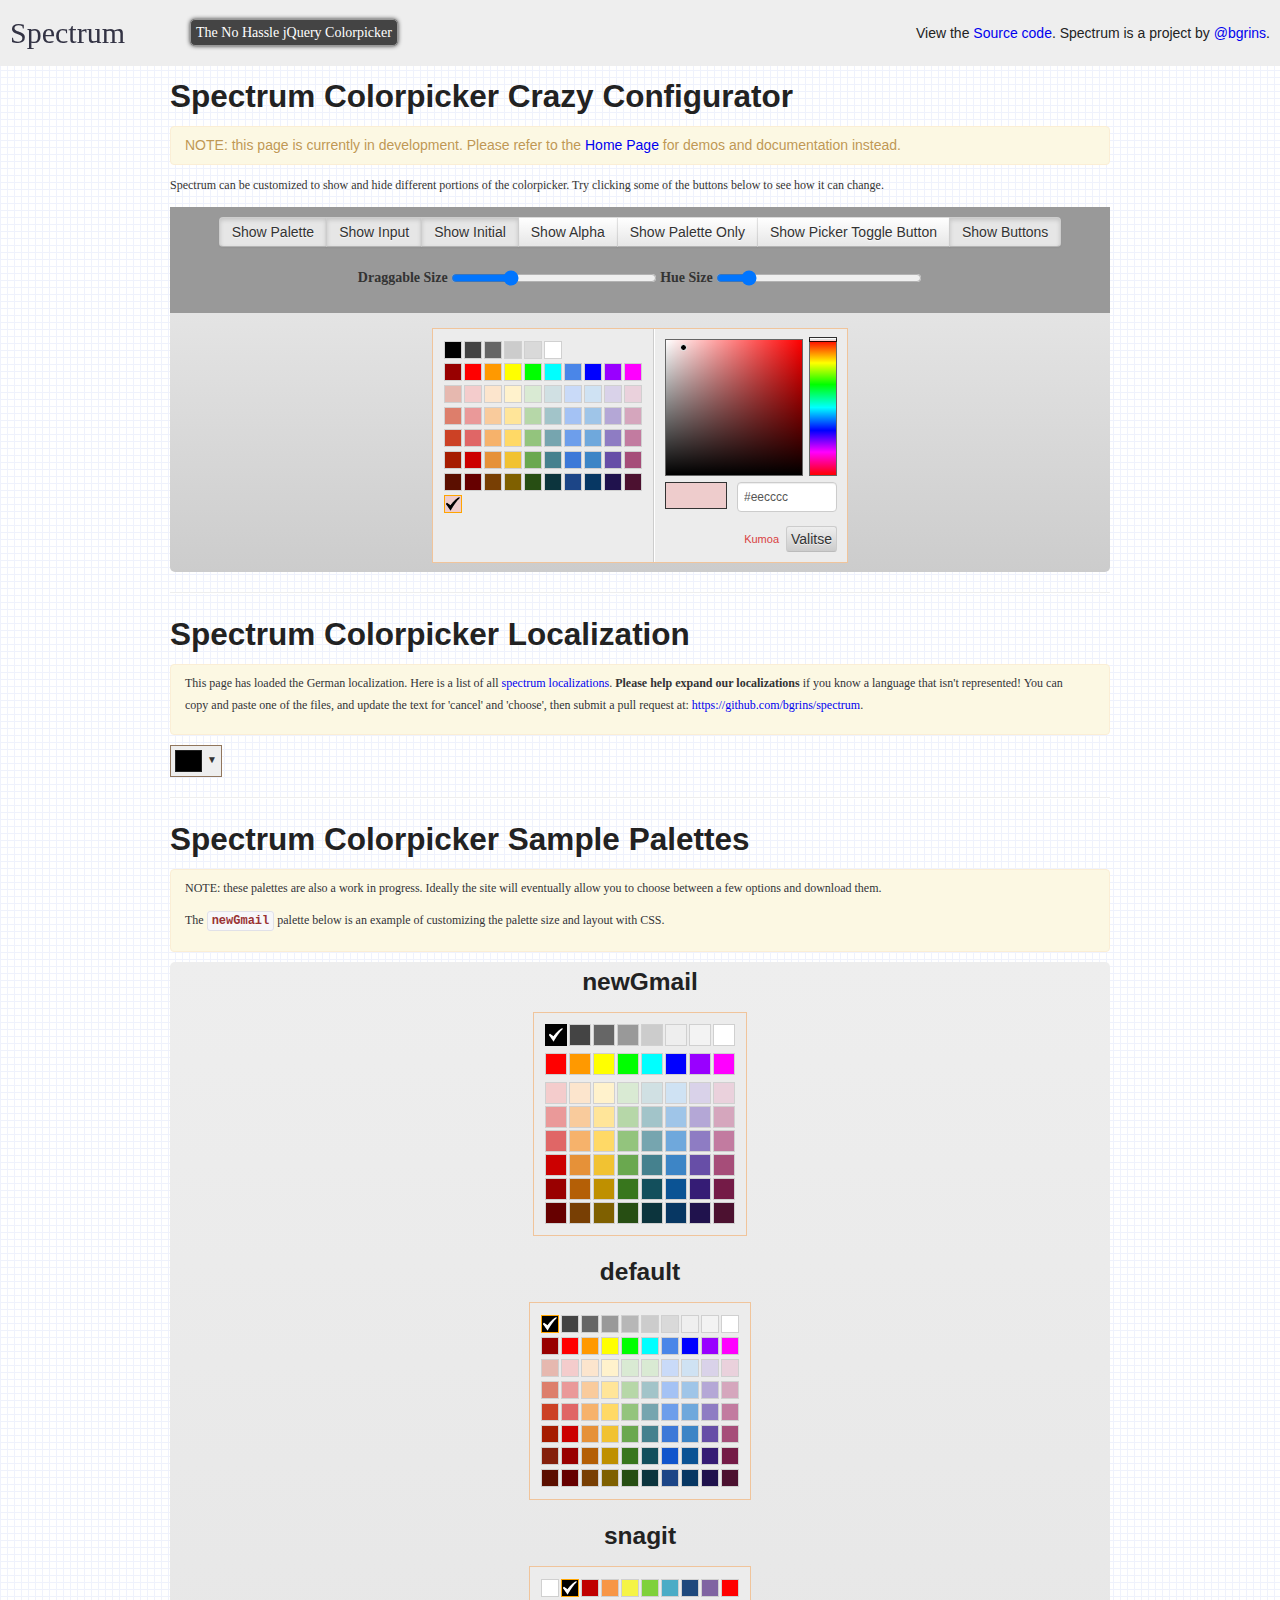
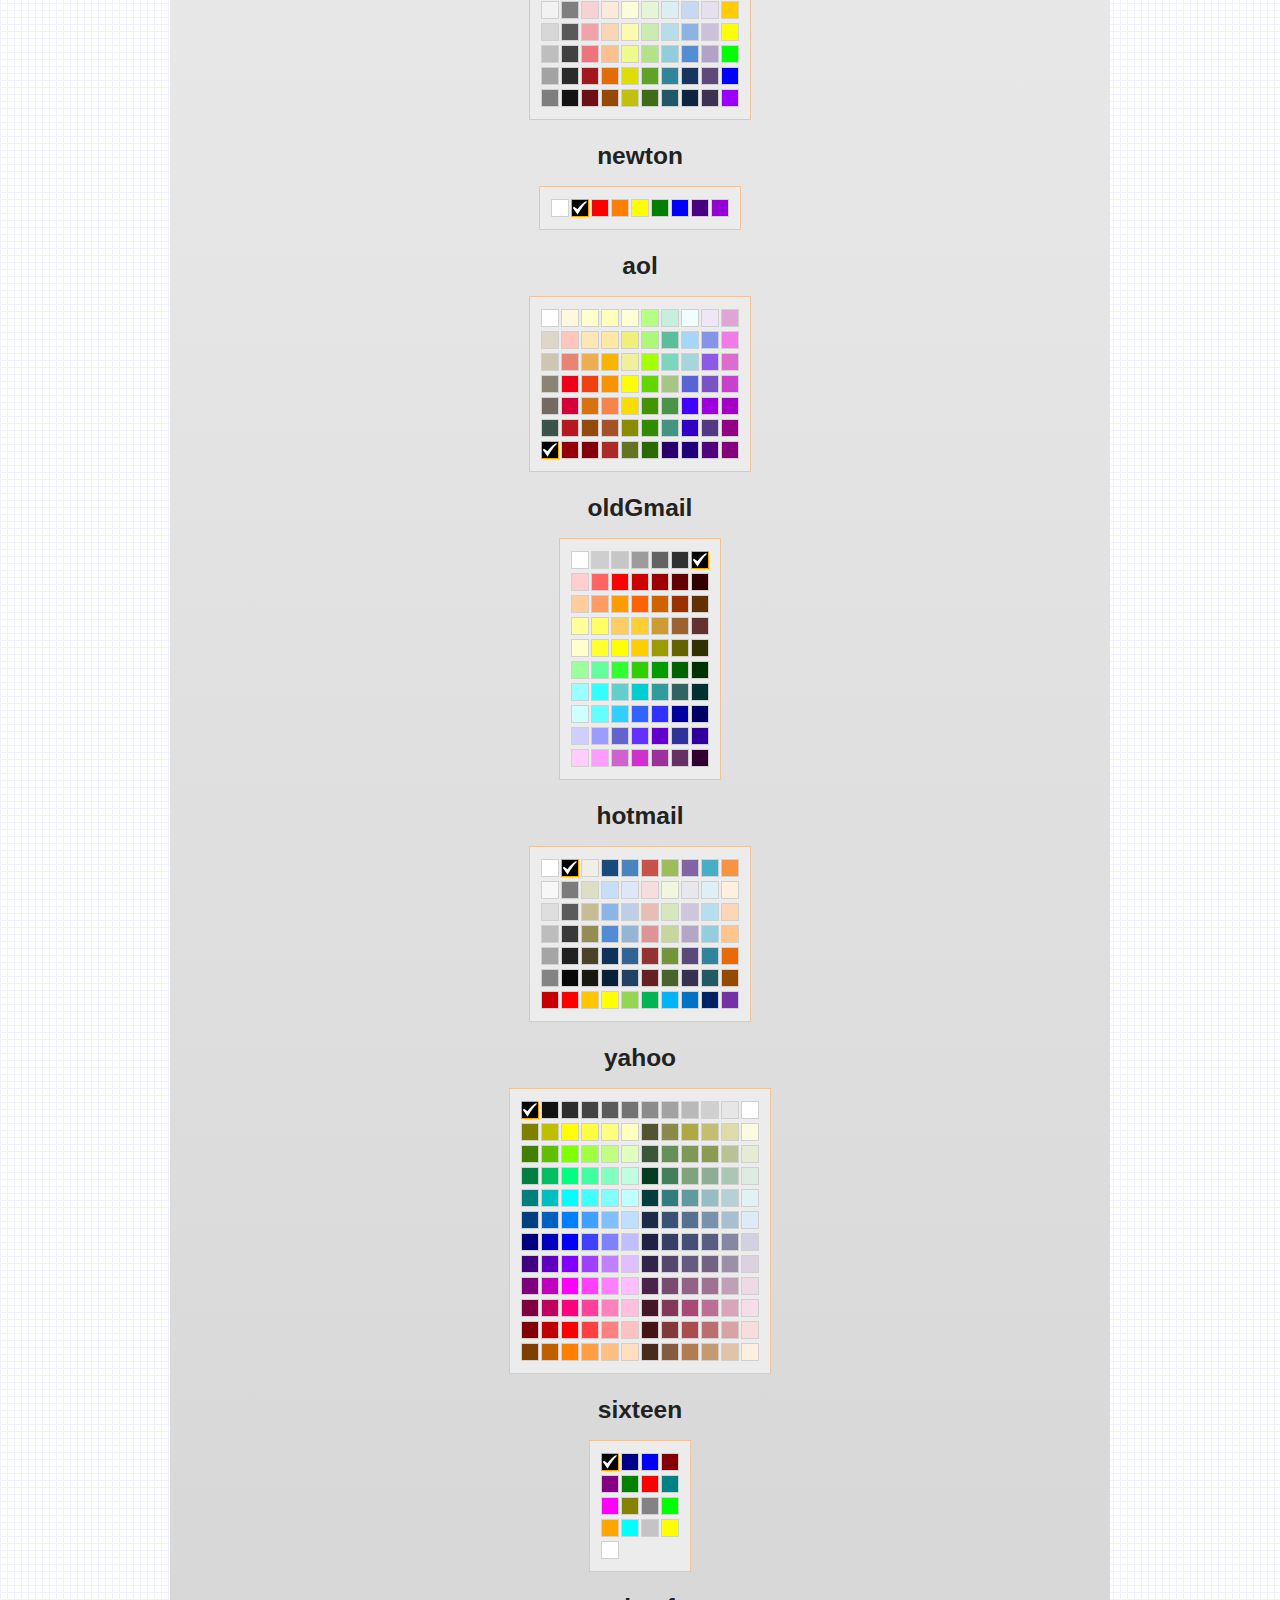
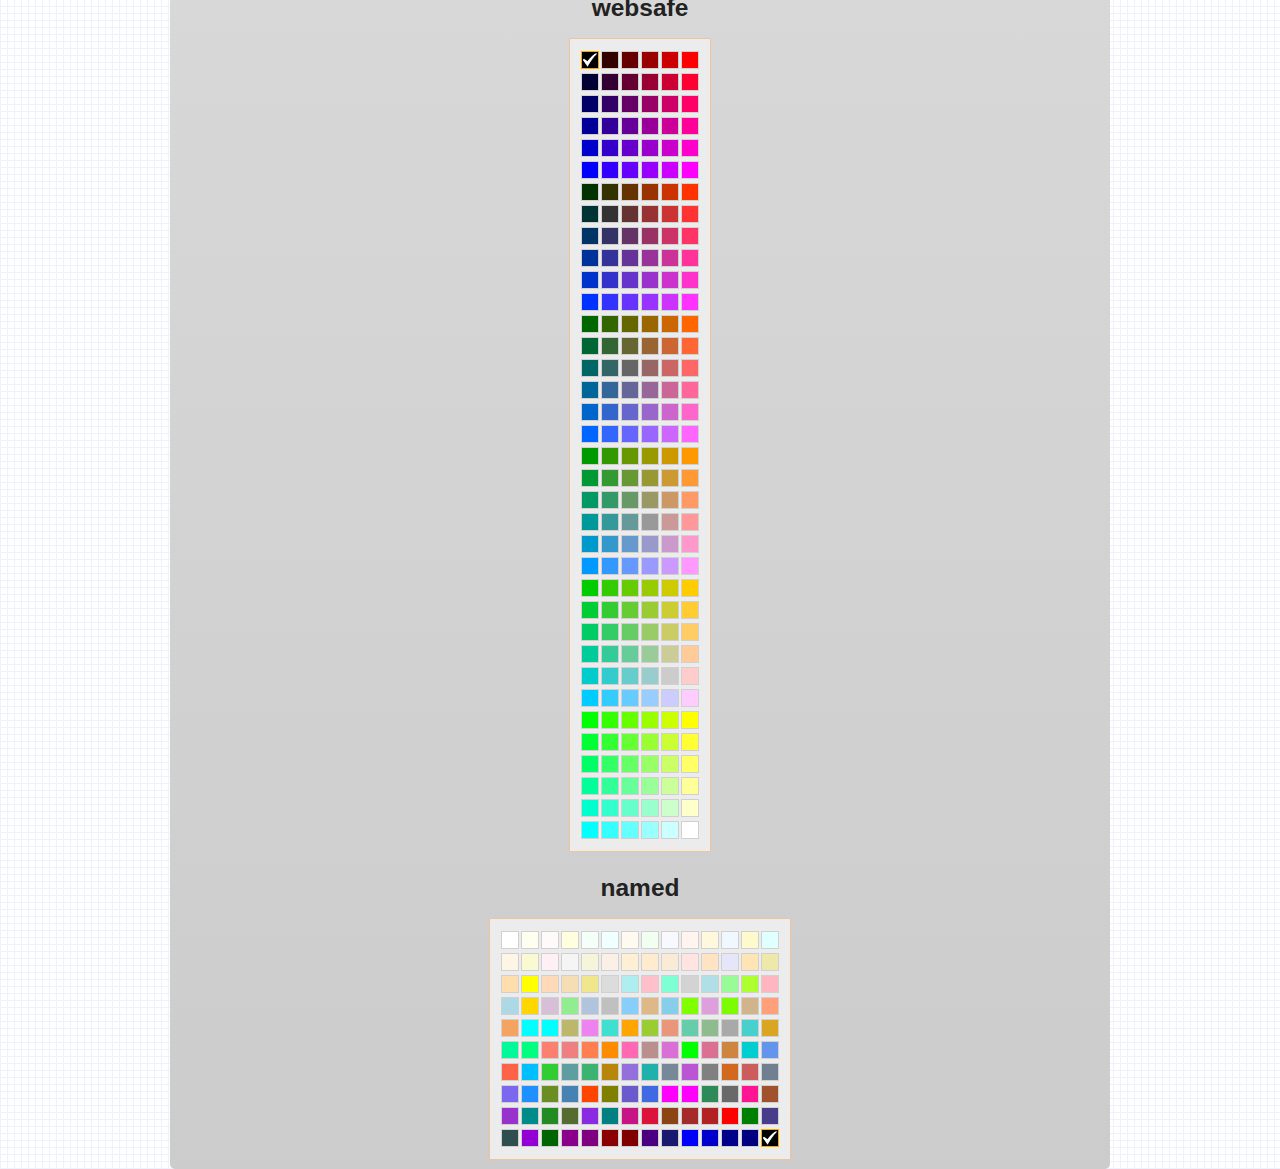
<file: CRM.WebUI/wwwroot/lib/spectrum-1.8.1/example/index.html>
<!doctype html>
<html>
<head>
    <meta http-equiv="content-type" content="text/html; charset=UTF-8">
    <title>Spectrum - The No Hassle jQuery Colorpicker</title>

    <meta name="description" content="Spectrum is a JavaScript colorpicker plugin using the jQuery framework.  It is highly customizable, but can also be used as a simple input type=color polyfill">
    <meta name="author" content="Brian Grinstead and Spectrum contributors">

    <link rel="stylesheet" type="text/css" href="../spectrum.css">
    <link rel="stylesheet" type="text/css" href="../docs/bootstrap.css">
    <link rel="stylesheet" type="text/css" href="../docs/docs.css">
    <script type="text/javascript" src="../docs/jquery-1.9.1.js"></script>
    <script type="text/javascript" src="../spectrum.js"></script>
	<script type="text/javascript" src="../i18n/jquery.spectrum-fi.js"></script>
    <script type='text/javascript' src='example.js'></script>

    <style>

    .example-container {
        margin-top: 10px;
        text-align: center;
        background: #333;
        background: linear-gradient(to bottom, #eee, #ccc);
        padding: 3px;
        padding-top: 0;
        border-radius: 5px;
    }
    .example-controls {
        background: #999;
        margin: 0 -3px;
        padding: 10px 0;
        margin-bottom: 15px;

    }
    label {
        display: inline-block;
        font-weight: bold;

    }
    #palettes .sp-palette {
        max-width: 500px;
    }


    .newGmail .sp-palette-row-0, .newGmail .sp-palette-row-1 {
        margin-bottom: 5px;
    }

    .newGmail .sp-palette .sp-thumb-el {
        width: 20px;
        height: 20px;
        margin: 1px 1px;
    }

    .newGmail .sp-palette .sp-thumb-el:hover, .newGmail  .sp-palette .sp-thumb-el.sp-thumb-active {
        border-color: #000;
    }
    </style>
</head>
<body>
<div id='header'>
    <h1><a href='http://bgrins.github.com/spectrum'>Spectrum</a></h1> <h2><em>The No Hassle jQuery Colorpicker</em></h2>
    <div id='links'>
        View the <a href='http://github.com/bgrins/spectrum'>Source code</a>.
        Spectrum is a project by <a href='http://twitter.com/bgrins'>@bgrins</a>.
    </div>
    <br style='clear:both;' />
</div>

<div class="container">

    <h2>Spectrum Colorpicker Crazy Configurator</h2>
    <div class='alert'>NOTE: this page is currently in development.  Please refer to the <a href='http://github.com/bgrins/spectrum'>Home Page</a> for demos and documentation instead.
    </div>
    <p>
        Spectrum can be customized to show and hide different portions of the colorpicker.  Try clicking some of the buttons below to see how it can change.
    </p>

    <div class="example-container">
        <div class="example-controls">
            <div class='btn-group'>
                <button class='btn toggleBtn' data-rule='showPalette'>Show Palette</button>
                <button class='btn toggleBtn' data-rule='showInput'>Show Input</button>
                <button class='btn toggleBtn' data-rule='showInitial'>Show Initial</button>
                <button class='btn toggleBtn' data-rule='showAlpha'>Show Alpha</button>
                <button class='btn toggleBtn' data-rule='showPaletteOnly'>Show Palette Only</button>
                <button class='btn toggleBtn' data-rule='togglePaletteOnly'>Show Picker Toggle Button</button>
                <button class='btn toggleBtn' data-rule='showButtons'>Show Buttons</button>
            </div>
            <br />
            <br />
            <p>
            <label>Draggable Size <input type='range' value='172' id='size' max='500' min='50' /></label>

            <label>Hue Size <input type='range' value='16' id='huesize' max='90' min='5' /></label>
            </p>
        </div>

        <input id="full">

    </div>

    <hr />
    <h2>Spectrum Colorpicker Localization</h2>
    <div class='alert'>
        <p>
            This page has loaded the German localization.  Here is a list of all <a href='https://github.com/bgrins/spectrum/tree/master/i18n'>spectrum localizations</a>.  <strong>Please help expand our localizations</strong>  if you know a language that isn't represented!  You can copy and paste one of the files, and update the text for 'cancel' and 'choose', then submit a pull request at: <a href'https://github.com/bgrins/spectrum'>https://github.com/bgrins/spectrum</a>.
        </p>
    </div>

	<input id="langdemo" />

    <hr />
    <h2>Spectrum Colorpicker Sample Palettes</h2>
    <div class='alert'>

        <p>
        NOTE: these palettes are also a work in progress.  Ideally the site will eventually allow you to choose between a few options and download them.
        </p>

        <p>
        The <code>newGmail</code> palette below is an example of customizing the palette size and layout with CSS.
        </p>

    </div>
    <div id="palettes" class="example-container">

    </div>

</div>


<script type="text/javascript" src="../docs/prettify.js"></script>
<script type="text/javascript">

  var _gaq = _gaq || [];
  _gaq.push(['_setAccount', 'UA-8259845-4']);
  _gaq.push(['_trackPageview']);

  (function() {
    var ga = document.createElement('script'); ga.type = 'text/javascript'; ga.async = true;
    ga.src = ('https:' == document.location.protocol ? 'https://ssl' : 'http://www') + '.google-analytics.com/ga.js';
    var s = document.getElementsByTagName('script')[0]; s.parentNode.insertBefore(ga, s);
  })();

</script>
</body>
</html>
</file>
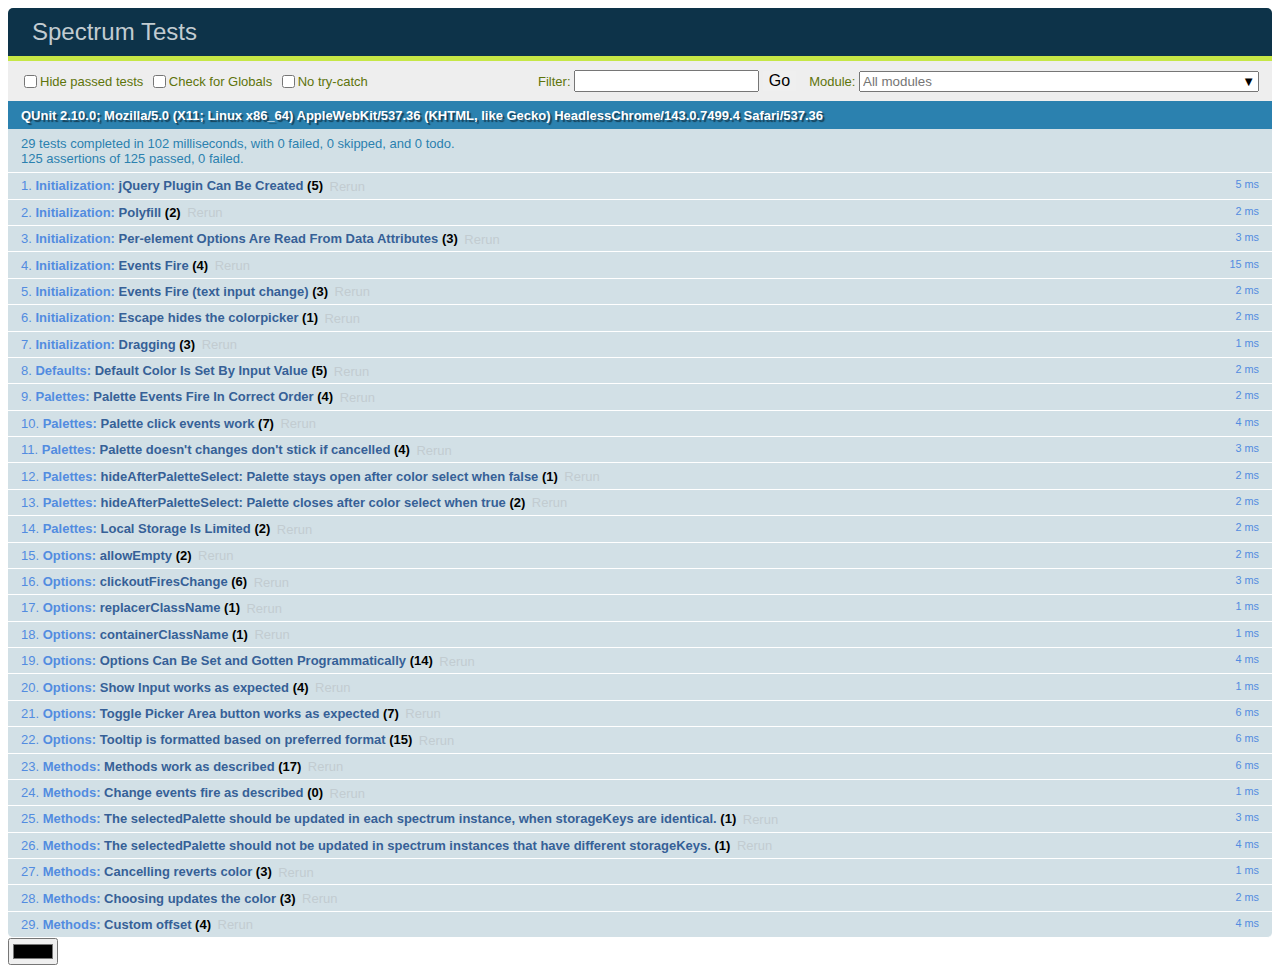
<file: CRM.WebUI/wwwroot/lib/spectrum-1.8.1/test/index.html>
<!DOCTYPE html>
<html>
<head>
  <meta charset="utf-8">
  <title>Spectrum Tests</title>
  <link rel="stylesheet" href="qunit.css">
  <link rel="stylesheet" href="../spectrum.css">
</head>
<body>
  <div id="qunit"></div>
  <script src="../docs/jquery-3.5.1.js"></script>
  <script src="../spectrum.js"></script>
  <script src="qunit.js"></script>
  <script src="tests.js"></script>

  <input type="color" id="type-color-on-page" />
</body>
</html>
</file>
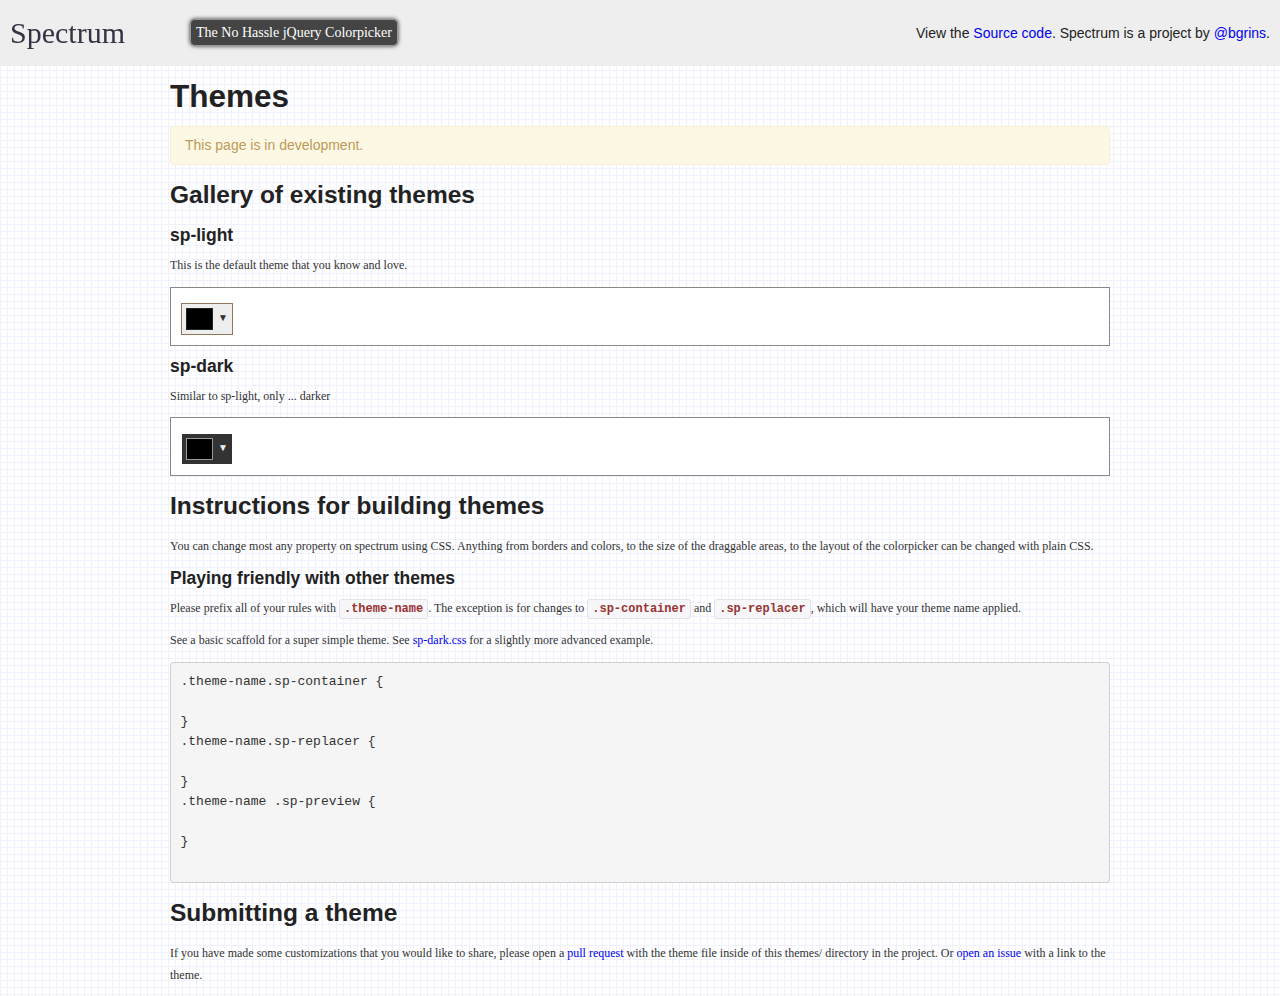
<file: CRM.WebUI/wwwroot/lib/spectrum-1.8.1/themes/index.html>
<!doctype html>
<html>
<head>
    <meta http-equiv="content-type" content="text/html; charset=UTF-8">
    <title>Spectrum - The No Hassle jQuery Colorpicker</title>

    <meta name="description" content="Spectrum is a JavaScript colorpicker plugin using the jQuery framework.  It is highly customizable, but can also be used as a simple input type=color polyfill">
    <meta name="author" content="Brian Grinstead and Spectrum contributors">

    <link rel="stylesheet" type="text/css" href="../spectrum.css">
    <link rel="stylesheet" type="text/css" href="../docs/bootstrap.css">
    <link rel="stylesheet" type="text/css" href="../docs/docs.css">
    <script type="text/javascript" src="../docs/jquery-1.9.1.js"></script>
    <script type="text/javascript" src="../spectrum.js"></script>


    <link rel="stylesheet" type="text/css" href="sp-dark.css">

</head>
<body>
<div id='header'>
    <h1><a href='http://bgrins.github.com/spectrum'>Spectrum</a></h1> <h2><em>The No Hassle jQuery Colorpicker</em></h2>
    <div id='links'>
        View the <a href='http://github.com/bgrins/spectrum'>Source code</a>.
        Spectrum is a project by <a href='http://twitter.com/bgrins'>@bgrins</a>.
    </div>
    <br style='clear:both;' />
</div>

<div class="container">
    <h2>Themes</h2>

    <div class="alert">
        This page is in development.
    </div>

    <div id="theme-gallery">
        <h3>Gallery of existing themes</h3>

        <div class="theme" id="sp-light">
            <h4>sp-light</h4>
            <p>This is the default theme that you know and love.</p>

            <div class='example'>
                <input type='text' />
            </div>
        </div>

        <div class="theme" id="sp-dark">
            <h4>sp-dark</h4>
            <p>Similar to sp-light, only ... darker</p>

            <div class='example'>
                <input type='text' />
            </div>
        </div>
    </div>

    <div id="theme-instructions">
        <h3>Instructions for building themes</h3>
        <p>
            You can change most any property on spectrum using CSS.  Anything from  borders and colors, to the size of the draggable areas, to the layout of the colorpicker can be changed with plain CSS.
        </p>
        <h4>Playing friendly with other themes</h4>
        <p>
            Please prefix all of your rules with <code>.theme-name</code>.  The exception is for changes to <code>.sp-container</code> and <code>.sp-replacer</code>, which will have your theme name applied.
        </p>
        <p>
            See a basic scaffold for a super simple theme.  See <a href='sp-dark.css'>sp-dark.css</a> for a slightly more advanced example.
        </p>
        <pre>
.theme-name.sp-container {

}
.theme-name.sp-replacer {

}
.theme-name .sp-preview {

}
        </pre>
        <h3>Submitting a theme</h3>
        <p>
            If you have made some customizations that you would like to share, please open a <a href="http://bgrins.github.com/spectrum/pulls">pull request</a> with the theme file inside of this themes/ directory in the project.  Or <a href="http://bgrins.github.com/spectrum/issues">open an issue</a> with a link to the theme.
        </p>
    </div>
</div>


<script>
    $("#sp-light input").spectrum({
        theme: "sp-light"
    });
    $("#sp-dark input").spectrum({
        theme: "sp-dark"
    });
</script>
<script type="text/javascript" src="../docs/prettify.js"></script>
<script type="text/javascript">

  var _gaq = _gaq || [];
  _gaq.push(['_setAccount', 'UA-8259845-4']);
  _gaq.push(['_trackPageview']);

  (function() {
    var ga = document.createElement('script'); ga.type = 'text/javascript'; ga.async = true;
    ga.src = ('https:' == document.location.protocol ? 'https://ssl' : 'http://www') + '.google-analytics.com/ga.js';
    var s = document.getElementsByTagName('script')[0]; s.parentNode.insertBefore(ga, s);
  })();

</script>
</body>
</html>
</file>
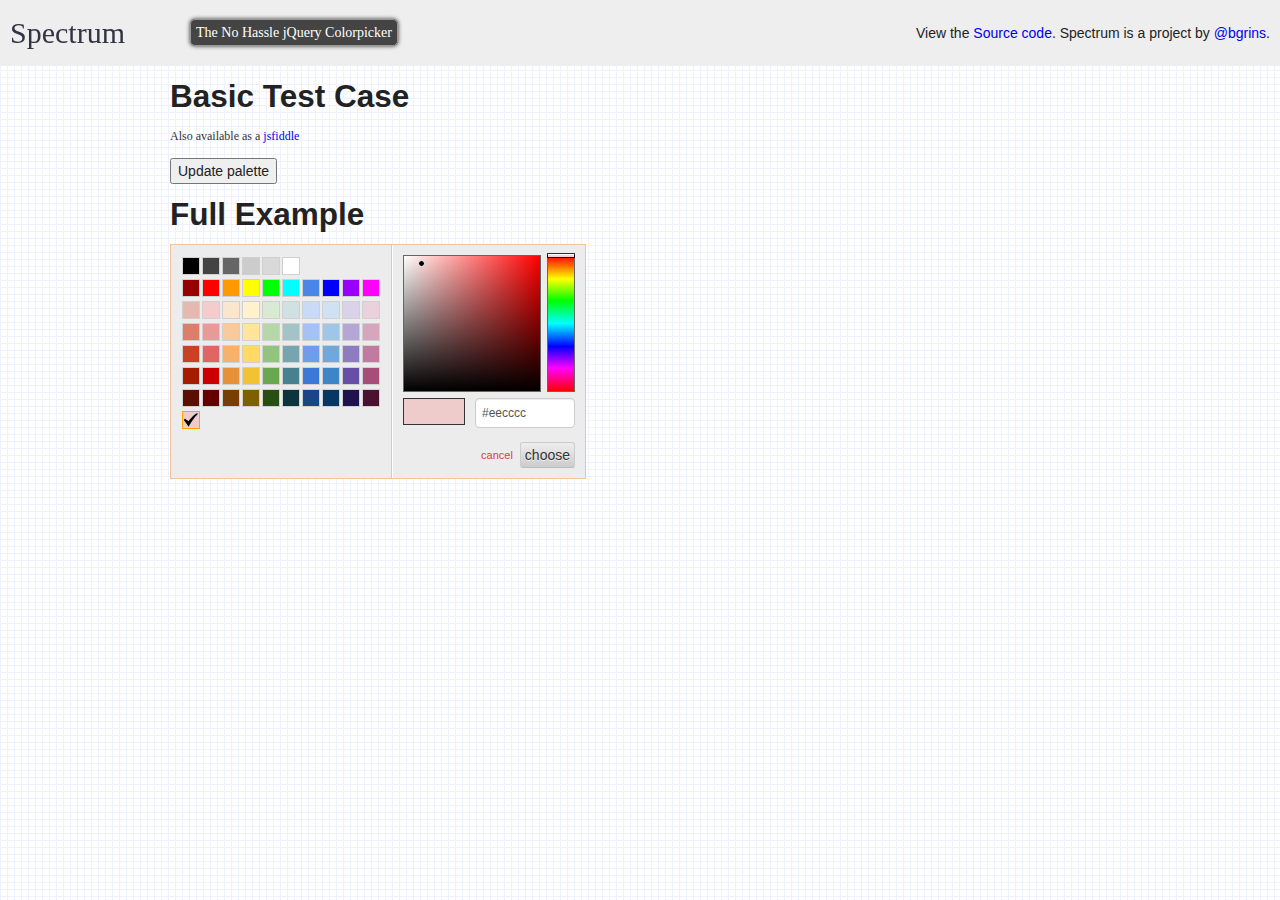
<file: CRM.WebUI/wwwroot/lib/spectrum-1.8.1/example/testcase.html>
<!doctype html>
<html>
<head>
    <meta http-equiv="content-type" content="text/html; charset=UTF-8">
    <title>Spectrum - The No Hassle jQuery Colorpicker</title>

    <meta name="description" content="Spectrum is a JavaScript colorpicker plugin using the jQuery framework.  It is highly customizable, but can also be used as a simple input type=color polyfill">
    <meta name="author" content="Brian Grinstead and Spectrum contributors">

    <link rel="stylesheet" type="text/css" href="../spectrum.css">
    <link rel="stylesheet" type="text/css" href="../docs/bootstrap.css">
    <link rel="stylesheet" type="text/css" href="../docs/docs.css">
    <script type="text/javascript" src="../docs/jquery-1.9.1.js"></script>
    <script type="text/javascript" src="../spectrum.js"></script>
</head>
<body>
<div id='header'>
    <h1><a href='http://bgrins.github.com/spectrum'>Spectrum</a></h1> <h2><em>The No Hassle jQuery Colorpicker</em></h2>
    <div id='links'>
        View the <a href='http://github.com/bgrins/spectrum'>Source code</a>.
        Spectrum is a project by <a href='http://twitter.com/bgrins'>@bgrins</a>.
    </div>
    <br style='clear:both;' />
</div>

<div class="container">
    <h2>Basic Test Case</h2>
    <p>Also available as a <a href="http://jsfiddle.net/bgrins/ctkY3/">jsfiddle</a></p>

<button id="update">Update palette</button>
<h2>Full Example</h2>
<input type='text' id="full"/>

</div>

<script type="text/javascript">

$("#update").click (function() {
    console.log($("#full").spectrum("option", "palette"));
    $("#full").spectrum("option", "palette", [
        ["red", "green", "blue"]    
    ]);
});

$("#full").spectrum({
    color: "#ECC",
    flat: true,
    showInput: true,
    className: "full-spectrum",
    showInitial: true,
    showPalette: true,
    showSelectionPalette: true,
    maxPaletteSize: 10,
    preferredFormat: "hex",
    localStorageKey: "spectrum.demo",
    move: function (color) {
        
    },
    show: function () {
    
    },
    beforeShow: function () {
    
    },
    hide: function () {
    
    },
    change: function() {
        
    },
    palette: [
        ["rgb(0, 0, 0)", "rgb(67, 67, 67)", "rgb(102, 102, 102)",
        "rgb(204, 204, 204)", "rgb(217, 217, 217)","rgb(255, 255, 255)"],
        ["rgb(152, 0, 0)", "rgb(255, 0, 0)", "rgb(255, 153, 0)", "rgb(255, 255, 0)", "rgb(0, 255, 0)",
        "rgb(0, 255, 255)", "rgb(74, 134, 232)", "rgb(0, 0, 255)", "rgb(153, 0, 255)", "rgb(255, 0, 255)"], 
        ["rgb(230, 184, 175)", "rgb(244, 204, 204)", "rgb(252, 229, 205)", "rgb(255, 242, 204)", "rgb(217, 234, 211)", 
        "rgb(208, 224, 227)", "rgb(201, 218, 248)", "rgb(207, 226, 243)", "rgb(217, 210, 233)", "rgb(234, 209, 220)", 
        "rgb(221, 126, 107)", "rgb(234, 153, 153)", "rgb(249, 203, 156)", "rgb(255, 229, 153)", "rgb(182, 215, 168)", 
        "rgb(162, 196, 201)", "rgb(164, 194, 244)", "rgb(159, 197, 232)", "rgb(180, 167, 214)", "rgb(213, 166, 189)", 
        "rgb(204, 65, 37)", "rgb(224, 102, 102)", "rgb(246, 178, 107)", "rgb(255, 217, 102)", "rgb(147, 196, 125)", 
        "rgb(118, 165, 175)", "rgb(109, 158, 235)", "rgb(111, 168, 220)", "rgb(142, 124, 195)", "rgb(194, 123, 160)",
        "rgb(166, 28, 0)", "rgb(204, 0, 0)", "rgb(230, 145, 56)", "rgb(241, 194, 50)", "rgb(106, 168, 79)",
        "rgb(69, 129, 142)", "rgb(60, 120, 216)", "rgb(61, 133, 198)", "rgb(103, 78, 167)", "rgb(166, 77, 121)",
        "rgb(91, 15, 0)", "rgb(102, 0, 0)", "rgb(120, 63, 4)", "rgb(127, 96, 0)", "rgb(39, 78, 19)", 
        "rgb(12, 52, 61)", "rgb(28, 69, 135)", "rgb(7, 55, 99)", "rgb(32, 18, 77)", "rgb(76, 17, 48)"]
    ]
});

</script>
</body>
</html>
</file>
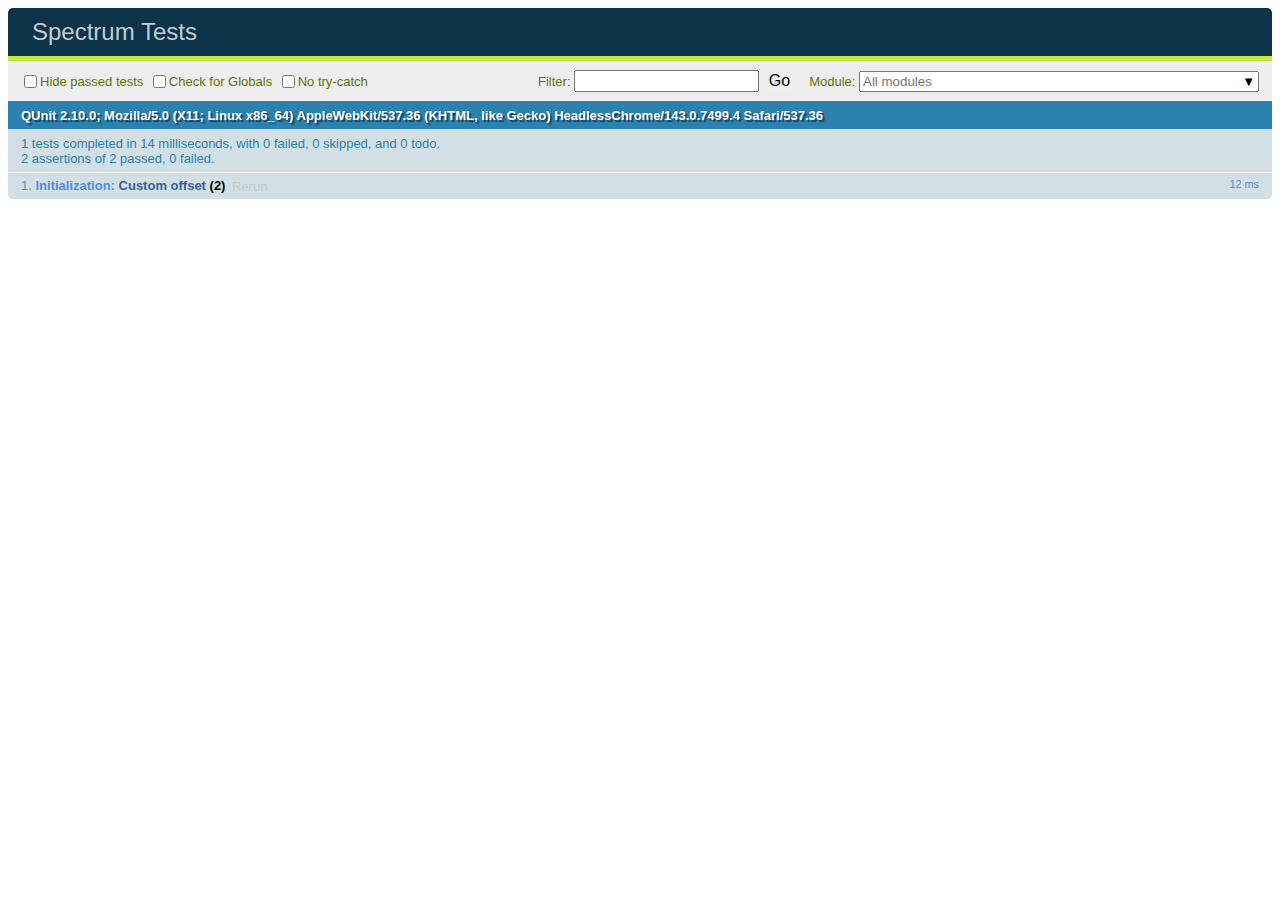
<file: CRM.WebUI/wwwroot/lib/spectrum-1.8.1/test/loaders.html>
<!DOCTYPE html>
<html>
<head>
  <meta charset="utf-8">
  <title>Spectrum Tests</title>
  <link rel="stylesheet" href="qunit.css">
  <link rel="stylesheet" href="../spectrum.css">
</head>
<body>
  <div id="qunit"></div>
  <script src="require.js" data-main="loaders.js"></script>
</body>
</html>
</file>
<file: CRM.WebUI/wwwroot/lib/spectrum-1.8.1/spectrum.css>
/***
Spectrum Colorpicker v1.8.1
https://github.com/bgrins/spectrum
Author: Brian Grinstead
License: MIT
***/

.sp-container {
    position:absolute;
    top:0;
    left:0;
    display:inline-block;
    *display: inline;
    *zoom: 1;
    /* https://github.com/bgrins/spectrum/issues/40 */
    z-index: 9999994;
    overflow: hidden;
}
.sp-container.sp-flat {
    position: relative;
}

/* Fix for * { box-sizing: border-box; } */
.sp-container,
.sp-container * {
    -webkit-box-sizing: content-box;
       -moz-box-sizing: content-box;
            box-sizing: content-box;
}

/* http://ansciath.tumblr.com/post/7347495869/css-aspect-ratio */
.sp-top {
  position:relative;
  width: 100%;
  display:inline-block;
}
.sp-top-inner {
   position:absolute;
   top:0;
   left:0;
   bottom:0;
   right:0;
}
.sp-color {
    position: absolute;
    top:0;
    left:0;
    bottom:0;
    right:20%;
}
.sp-hue {
    position: absolute;
    top:0;
    right:0;
    bottom:0;
    left:84%;
    height: 100%;
}

.sp-clear-enabled .sp-hue {
    top:33px;
    height: 77.5%;
}

.sp-fill {
    padding-top: 80%;
}
.sp-sat, .sp-val {
    position: absolute;
    top:0;
    left:0;
    right:0;
    bottom:0;
}

.sp-alpha-enabled .sp-top {
    margin-bottom: 18px;
}
.sp-alpha-enabled .sp-alpha {
    display: block;
}
.sp-alpha-handle {
    position:absolute;
    top:-4px;
    bottom: -4px;
    width: 6px;
    left: 50%;
    cursor: pointer;
    border: 1px solid black;
    background: white;
    opacity: .8;
}
.sp-alpha {
    display: none;
    position: absolute;
    bottom: -14px;
    right: 0;
    left: 0;
    height: 8px;
}
.sp-alpha-inner {
    border: solid 1px #333;
}

.sp-clear {
    display: none;
}

.sp-clear.sp-clear-display {
    background-position: center;
}

.sp-clear-enabled .sp-clear {
    display: block;
    position:absolute;
    top:0px;
    right:0;
    bottom:0;
    left:84%;
    height: 28px;
}

/* Don't allow text selection */
.sp-container, .sp-replacer, .sp-preview, .sp-dragger, .sp-slider, .sp-alpha, .sp-clear, .sp-alpha-handle, .sp-container.sp-dragging .sp-input, .sp-container button  {
    -webkit-user-select:none;
    -moz-user-select: -moz-none;
    -o-user-select:none;
    user-select: none;
}

.sp-container.sp-input-disabled .sp-input-container {
    display: none;
}
.sp-container.sp-buttons-disabled .sp-button-container {
    display: none;
}
.sp-container.sp-palette-buttons-disabled .sp-palette-button-container {
    display: none;
}
.sp-palette-only .sp-picker-container {
    display: none;
}
.sp-palette-disabled .sp-palette-container {
    display: none;
}

.sp-initial-disabled .sp-initial {
    display: none;
}


/* Gradients for hue, saturation and value instead of images.  Not pretty... but it works */
.sp-sat {
    background-image: -webkit-gradient(linear,  0 0, 100% 0, from(#FFF), to(rgba(204, 154, 129, 0)));
    background-image: -webkit-linear-gradient(left, #FFF, rgba(204, 154, 129, 0));
    background-image: -moz-linear-gradient(left, #fff, rgba(204, 154, 129, 0));
    background-image: -o-linear-gradient(left, #fff, rgba(204, 154, 129, 0));
    background-image: -ms-linear-gradient(left, #fff, rgba(204, 154, 129, 0));
    background-image: linear-gradient(to right, #fff, rgba(204, 154, 129, 0));
    -ms-filter: "progid:DXImageTransform.Microsoft.gradient(GradientType = 1, startColorstr=#FFFFFFFF, endColorstr=#00CC9A81)";
    filter : progid:DXImageTransform.Microsoft.gradient(GradientType = 1, startColorstr='#FFFFFFFF', endColorstr='#00CC9A81');
}
.sp-val {
    background-image: -webkit-gradient(linear, 0 100%, 0 0, from(#000000), to(rgba(204, 154, 129, 0)));
    background-image: -webkit-linear-gradient(bottom, #000000, rgba(204, 154, 129, 0));
    background-image: -moz-linear-gradient(bottom, #000, rgba(204, 154, 129, 0));
    background-image: -o-linear-gradient(bottom, #000, rgba(204, 154, 129, 0));
    background-image: -ms-linear-gradient(bottom, #000, rgba(204, 154, 129, 0));
    background-image: linear-gradient(to top, #000, rgba(204, 154, 129, 0));
    -ms-filter: "progid:DXImageTransform.Microsoft.gradient(startColorstr=#00CC9A81, endColorstr=#FF000000)";
    filter : progid:DXImageTransform.Microsoft.gradient(startColorstr='#00CC9A81', endColorstr='#FF000000');
}

.sp-hue {
    background: -moz-linear-gradient(top, #ff0000 0%, #ffff00 17%, #00ff00 33%, #00ffff 50%, #0000ff 67%, #ff00ff 83%, #ff0000 100%);
    background: -ms-linear-gradient(top, #ff0000 0%, #ffff00 17%, #00ff00 33%, #00ffff 50%, #0000ff 67%, #ff00ff 83%, #ff0000 100%);
    background: -o-linear-gradient(top, #ff0000 0%, #ffff00 17%, #00ff00 33%, #00ffff 50%, #0000ff 67%, #ff00ff 83%, #ff0000 100%);
    background: -webkit-gradient(linear, left top, left bottom, from(#ff0000), color-stop(0.17, #ffff00), color-stop(0.33, #00ff00), color-stop(0.5, #00ffff), color-stop(0.67, #0000ff), color-stop(0.83, #ff00ff), to(#ff0000));
    background: -webkit-linear-gradient(top, #ff0000 0%, #ffff00 17%, #00ff00 33%, #00ffff 50%, #0000ff 67%, #ff00ff 83%, #ff0000 100%);
    background: linear-gradient(to bottom, #ff0000 0%, #ffff00 17%, #00ff00 33%, #00ffff 50%, #0000ff 67%, #ff00ff 83%, #ff0000 100%);
}

/* IE filters do not support multiple color stops.
   Generate 6 divs, line them up, and do two color gradients for each.
   Yes, really.
 */
.sp-1 {
    height:17%;
    filter: progid:DXImageTransform.Microsoft.gradient(startColorstr='#ff0000', endColorstr='#ffff00');
}
.sp-2 {
    height:16%;
    filter: progid:DXImageTransform.Microsoft.gradient(startColorstr='#ffff00', endColorstr='#00ff00');
}
.sp-3 {
    height:17%;
    filter: progid:DXImageTransform.Microsoft.gradient(startColorstr='#00ff00', endColorstr='#00ffff');
}
.sp-4 {
    height:17%;
    filter: progid:DXImageTransform.Microsoft.gradient(startColorstr='#00ffff', endColorstr='#0000ff');
}
.sp-5 {
    height:16%;
    filter: progid:DXImageTransform.Microsoft.gradient(startColorstr='#0000ff', endColorstr='#ff00ff');
}
.sp-6 {
    height:17%;
    filter: progid:DXImageTransform.Microsoft.gradient(startColorstr='#ff00ff', endColorstr='#ff0000');
}

.sp-hidden {
    display: none !important;
}

/* Clearfix hack */
.sp-cf:before, .sp-cf:after { content: ""; display: table; }
.sp-cf:after { clear: both; }
.sp-cf { *zoom: 1; }

/* Mobile devices, make hue slider bigger so it is easier to slide */
@media (max-device-width: 480px) {
    .sp-color { right: 40%; }
    .sp-hue { left: 63%; }
    .sp-fill { padding-top: 60%; }
}
.sp-dragger {
   border-radius: 5px;
   height: 5px;
   width: 5px;
   border: 1px solid #fff;
   background: #000;
   cursor: pointer;
   position:absolute;
   top:0;
   left: 0;
}
.sp-slider {
    position: absolute;
    top:0;
    cursor:pointer;
    height: 3px;
    left: -1px;
    right: -1px;
    border: 1px solid #000;
    background: white;
    opacity: .8;
}

/*
Theme authors:
Here are the basic themeable display options (colors, fonts, global widths).
See http://bgrins.github.io/spectrum/themes/ for instructions.
*/

.sp-container {
    border-radius: 0;
    background-color: #ECECEC;
    border: solid 1px #f0c49B;
    padding: 0;
}
.sp-container, .sp-container button, .sp-container input, .sp-color, .sp-hue, .sp-clear {
    font: normal 12px "Lucida Grande", "Lucida Sans Unicode", "Lucida Sans", Geneva, Verdana, sans-serif;
    -webkit-box-sizing: border-box;
    -moz-box-sizing: border-box;
    -ms-box-sizing: border-box;
    box-sizing: border-box;
}
.sp-top {
    margin-bottom: 3px;
}
.sp-color, .sp-hue, .sp-clear {
    border: solid 1px #666;
}

/* Input */
.sp-input-container {
    float:right;
    width: 100px;
    margin-bottom: 4px;
}
.sp-initial-disabled  .sp-input-container {
    width: 100%;
}
.sp-input {
   font-size: 12px !important;
   border: 1px inset;
   padding: 4px 5px;
   margin: 0;
   width: 100%;
   background:transparent;
   border-radius: 3px;
   color: #222;
}
.sp-input:focus  {
    border: 1px solid orange;
}
.sp-input.sp-validation-error {
    border: 1px solid red;
    background: #fdd;
}
.sp-picker-container , .sp-palette-container {
    float:left;
    position: relative;
    padding: 10px;
    padding-bottom: 300px;
    margin-bottom: -290px;
}
.sp-picker-container {
    width: 172px;
    border-left: solid 1px #fff;
}

/* Palettes */
.sp-palette-container {
    border-right: solid 1px #ccc;
}

.sp-palette-only .sp-palette-container {
    border: 0;
}

.sp-palette .sp-thumb-el {
    display: block;
    position:relative;
    float:left;
    width: 24px;
    height: 15px;
    margin: 3px;
    cursor: pointer;
    border:solid 2px transparent;
}
.sp-palette .sp-thumb-el:hover, .sp-palette .sp-thumb-el.sp-thumb-active {
    border-color: orange;
}
.sp-thumb-el {
    position:relative;
}

/* Initial */
.sp-initial {
    float: left;
    border: solid 1px #333;
}
.sp-initial span {
    width: 30px;
    height: 25px;
    border:none;
    display:block;
    float:left;
    margin:0;
}

.sp-initial .sp-clear-display {
    background-position: center;
}

/* Buttons */
.sp-palette-button-container,
.sp-button-container {
    float: right;
}

/* Replacer (the little preview div that shows up instead of the <input>) */
.sp-replacer {
    margin:0;
    overflow:hidden;
    cursor:pointer;
    padding: 4px;
    display:inline-block;
    *zoom: 1;
    *display: inline;
    border: solid 1px #91765d;
    background: #eee;
    color: #333;
    vertical-align: middle;
}
.sp-replacer:hover, .sp-replacer.sp-active {
    border-color: #F0C49B;
    color: #111;
}
.sp-replacer.sp-disabled {
    cursor:default;
    border-color: silver;
    color: silver;
}
.sp-dd {
    padding: 2px 0;
    height: 16px;
    line-height: 16px;
    float:left;
    font-size:10px;
}
.sp-preview {
    position:relative;
    width:25px;
    height: 20px;
    border: solid 1px #222;
    margin-right: 5px;
    float:left;
    z-index: 0;
}

.sp-palette {
    *width: 220px;
    max-width: 220px;
}
.sp-palette .sp-thumb-el {
    width:16px;
    height: 16px;
    margin:2px 1px;
    border: solid 1px #d0d0d0;
}

.sp-container {
    padding-bottom:0;
}


/* Buttons: http://hellohappy.org/css3-buttons/ */
.sp-container button {
  background-color: #eeeeee;
  background-image: -webkit-linear-gradient(top, #eeeeee, #cccccc);
  background-image: -moz-linear-gradient(top, #eeeeee, #cccccc);
  background-image: -ms-linear-gradient(top, #eeeeee, #cccccc);
  background-image: -o-linear-gradient(top, #eeeeee, #cccccc);
  background-image: linear-gradient(to bottom, #eeeeee, #cccccc);
  border: 1px solid #ccc;
  border-bottom: 1px solid #bbb;
  border-radius: 3px;
  color: #333;
  font-size: 14px;
  line-height: 1;
  padding: 5px 4px;
  text-align: center;
  text-shadow: 0 1px 0 #eee;
  vertical-align: middle;
}
.sp-container button:hover {
    background-color: #dddddd;
    background-image: -webkit-linear-gradient(top, #dddddd, #bbbbbb);
    background-image: -moz-linear-gradient(top, #dddddd, #bbbbbb);
    background-image: -ms-linear-gradient(top, #dddddd, #bbbbbb);
    background-image: -o-linear-gradient(top, #dddddd, #bbbbbb);
    background-image: linear-gradient(to bottom, #dddddd, #bbbbbb);
    border: 1px solid #bbb;
    border-bottom: 1px solid #999;
    cursor: pointer;
    text-shadow: 0 1px 0 #ddd;
}
.sp-container button:active {
    border: 1px solid #aaa;
    border-bottom: 1px solid #888;
    -webkit-box-shadow: inset 0 0 5px 2px #aaaaaa, 0 1px 0 0 #eeeeee;
    -moz-box-shadow: inset 0 0 5px 2px #aaaaaa, 0 1px 0 0 #eeeeee;
    -ms-box-shadow: inset 0 0 5px 2px #aaaaaa, 0 1px 0 0 #eeeeee;
    -o-box-shadow: inset 0 0 5px 2px #aaaaaa, 0 1px 0 0 #eeeeee;
    box-shadow: inset 0 0 5px 2px #aaaaaa, 0 1px 0 0 #eeeeee;
}
.sp-cancel {
    font-size: 11px;
    color: #d93f3f !important;
    margin:0;
    padding:2px;
    margin-right: 5px;
    vertical-align: middle;
    text-decoration:none;

}
.sp-cancel:hover {
    color: #d93f3f !important;
    text-decoration: underline;
}


.sp-palette span:hover, .sp-palette span.sp-thumb-active {
    border-color: #000;
}

.sp-preview, .sp-alpha, .sp-thumb-el {
    position:relative;
    background-image: url([data-uri]);
}
.sp-preview-inner, .sp-alpha-inner, .sp-thumb-inner {
    display:block;
    position:absolute;
    top:0;left:0;bottom:0;right:0;
}

.sp-palette .sp-thumb-inner {
    background-position: 50% 50%;
    background-repeat: no-repeat;
}

.sp-palette .sp-thumb-light.sp-thumb-active .sp-thumb-inner {
    background-image: url([data-uri]);
}

.sp-palette .sp-thumb-dark.sp-thumb-active .sp-thumb-inner {
    background-image: url([data-uri]);
}

.sp-clear-display {
    background-repeat:no-repeat;
    background-position: center;
    background-image: url([data-uri]);
}
</file>
<file: CRM.WebUI/wwwroot/lib/spectrum-1.8.1/docs/docs.css>
/* Styles for the demo page only.  See spectrum.css for the actual colorpicker styles */
html { font-size: 100%; overflow-y: scroll; -webkit-text-size-adjust: 100%; -ms-text-size-adjust: 100%; }
body { margin: 0; font-size: 14px; line-height: 1.5; background: url([data-uri]); }
body, button, input, select, textarea { font-family: Droid Sans, Tahoma, sans-serif; color: #222; }
body p { font-family: Verdana; font-size: 12px; color: #333; line-height: 1.8; }
h1 { font-family: Lucida Sans, Droid Sans, Verdana; font-size: 30px; line-height: inherit;  margin: 0; padding:0; font-weight: lighter; position:fixed; top: 3px; left: 10px; }
h1 a { text-decoration: none; color: #334 !important; }
h1 a:hover { text-decoration: underline; color: #336 !important; }
#header { background: #eee; background: #eee; height: 60px; line-height: 60px; padding: 3px 10px;}

#goals { margin:0 auto; padding:0; width: 98%; }
.goal { float: left; width: 29%; margin:1%; padding:1%; color: #335; min-height: 300px; background: #eee; border-radius: 10px; font-family: Verdana; }
#docs .goal h4 { text-align: center; margin: .5em 0; font-weight: lighter; text-decoration: underline; font-family: Verdana; }
a { color: #00e; }
a:visited { color: #009; }
a:hover { color: #06e; }
a:focus { outline: thin dotted; }
#header h2 { float:left; margin:0; padding:0; margin-left: 180px; font-size: 14px; line-height: inherit; font-weight: normal; font-family: Georgia;}
#header h2 em {background: #444; color: #fff; font-style: normal; padding: 5px; border-radius: 5px; border: solid 1px #999; box-shadow: 0 0 4px #333;}
#links { float:right; text-align: right; }
#pick2-details { font: monospace; }
#switch-current { float: left; position:relative; display:none;}
/*#switch-current .spectrum-container { position: fixed; top:60px; left: 10px; }*/
#docs-content { margin-left: 190px; padding: 10px 30px; border:solid 10px #ecc; border-right:none;border-bottom:none; padding-bottom: 20px;  background: #fff; background: rgba(255, 255, 255, .6); }
.footer { padding-top: 50px; }
.switch-current-output { display:none; margin:3px auto; width: 200px; text-align: center; }
.type { padding-left: 4px; font-size: .8em; font-weight: bold;}
.description, .example {
    padding: 10px;
    border: 1px solid #888;
    background: white;
    position:relative;
    padding-top: 15px;
}
#docs {  }
#docs ul { margin-left: 25px; padding-left:10px; }
#docs li { list-style: square; margin-left: 6px; }
#docs p { margin: 0; padding:0; padding-top:4px; }
#docs pre { position:relative; }
#docs h2 { margin: 30px -25px; border-bottom: solid 1px; }
#docs h3 { padding: 10px 15px; margin: 10px auto; margin-top: 40px; border: solid 3px #aaa;
box-shadow: 0 3px 5px #333; }
#docs h3.point { box-shadow: none;  margin-left: -30px; margin-right: -30px; border: solid 1px #999; border-left: none; border-right:none;}
#code-heading { font-size: 24px; text-align: center; margin: 6px 0; }
#docs-content { color: #222; }
#docs-content.dark { color: #ddd; }
code { font-weight: bold; color: #933; }
.note { float:right; background: #eee; padding: 4px; font-size: 11px; border: solid 1px #bbb; border-radius: 4px;}
.option-content .note { float:none; position:absolute; right: 0; top: -40px;}
.option-content { position:relative; background: #ededed;
border: solid 2px #aaa; border-top: none;
padding: 12px; width: 95%; margin: 0 auto;
margin-top: -10px; padding-top: 20px;
box-shadow: 0 0 10px #ccc; border-radius: 0 0 5px 5px;
}
.em-label { padding:4px; margin-left: 10px; display:inline-block; vertical-align: top; margin-top: 3px; }
.hide { display:none; }
.clearfix:before, .clearfix:after { content: ""; display: table; }
.clearfix:after { clear: both; }
.clearfix { *zoom: 1; }

input[type="text"] { height: auto; }
.label {
  padding: 1px 4px 2px;
  font-size: 10.998px;
  font-weight: bold;
  line-height: 13px;
  color: #ffffff;
  vertical-align: middle;
  white-space: nowrap;
  text-shadow: 0 -1px 0 rgba(0, 0, 0, 0.25);
  background-color: #999999;
  -webkit-border-radius: 3px;
  -moz-border-radius: 3px;
  border-radius: 3px;
}
.label:hover {
  color: #ffffff;
  text-decoration: none;
}
.label-important {
  background-color: #b94a48;
}
.label-important:hover {
  background-color: #953b39;
}
.label-result {
  background-color: #3a87ad;
  margin-right: 5px;
}
.example .label-result {
    position:absolute;
    top: -10px;
    left: 5px;
}
.label-warning {
  background-color: #f89406;
}
.label-warning:hover {
  background-color: #c67605;
}
.label-success {
  background-color: #468847;
}
.label-success:hover {
  background-color: #356635;
}
.label-info {
  background-color: #3a87ad;
}
.label-info:hover {
  background-color: #2d6987;
}
.label-inverse {
  background-color: #333333;
}
.label-inverse:hover {
  background-color: #1a1a1a;
}
.alert {
  padding: 8px 35px 8px 14px;
  margin: 10px 0;
  text-shadow: 0 1px 0 rgba(255, 255, 255, 0.5);
  background-color: #fcf8e3;
  border: 1px solid #fbeed5;
  -webkit-border-radius: 4px;
  -moz-border-radius: 4px;
  border-radius: 4px;
  color: #c09853;
}
.alert-heading {
  color: inherit;
}
.alert .close {
  position: relative;
  top: -2px;
  right: -21px;
  line-height: 18px;
}
.alert-success {
  background-color: #dff0d8;
  border-color: #d6e9c6;
  color: #468847;
}
.alert-danger,
.alert-error {
  background-color: #f2dede;
  border-color: #eed3d7;
  color: #b94a48;
}
.alert-info {
  background-color: #d9edf7;
  border-color: #bce8f1;
  color: #3a87ad;
}
.alert-block {
  padding-top: 14px;
  padding-bottom: 14px;
}
.alert-block > p,
.alert-block > ul {
  margin-bottom: 0;
}
.alert-block p + p {
  margin-top: 5px;
}
.btn-primary:visited {
  color: #ffffff;
}

/* prettify */
.pln{color:#000}@media screen{.str{color:#080}.kwd{color:#008}.com{color:#800}.typ{color:#606}.lit{color:#066}.pun,.opn,.clo{color:#660}.tag{color:#008}.atn{color:#606}.atv{color:#080}.dec,.var{color:#606}.fun{color:red}}@media print,projection{.str{color:#060}.kwd{color:#006;font-weight:bold}.com{color:#600;font-style:italic}.typ{color:#404;font-weight:bold}.lit{color:#044}.pun,.opn,.clo{color:#440}.tag{color:#006;font-weight:bold}.atn{color:#404}.atv{color:#060}}pre.prettyprint{padding:2px;border:1px solid #888; background: white;}ol.linenums{margin-top:0;margin-bottom:0}li.L0,li.L1,li.L2,li.L3,li.L5,li.L6,li.L7,li.L8{list-style-type:none}li.L1,li.L3,li.L5,li.L7,li.L9{background:#eee}

/* desert scheme ported from vim to google prettify */
.dark pre { display: block; background-color: #333; border:1px solid #888; padding:2px;  }
.dark pre .nocode { background-color: none; color: #000 }
.dark pre .str { color: #ffa0a0 } /* string  - pink */
.dark pre .kwd { color: #f0e68c; font-weight: bold }
.dark pre .com { color: #87ceeb } /* comment - skyblue */
.dark pre .typ { color: #98fb98 } /* type    - lightgreen */
.dark pre .lit { color: #cd5c5c } /* literal - darkred */
.dark pre .pun { color: #fff }    /* punctuation */
.dark pre .pln { color: #fff }    /* plaintext */
.dark pre .tag { color: #f0e68c; font-weight: bold } /* html/xml tag    - lightyellow */
.dark pre .atn { color: #bdb76b; font-weight: bold } /* attribute name  - khaki */
.dark pre .atv { color: #ffa0a0 } /* attribute value - pink */
.dark pre .dec { color: #98fb98 } /* decimal         - lightgreen */

@media print {
  .dark pre { background-color: none }
  .dark pre .str, .dark code .str { color: #060 }
  .dark pre .kwd, .dark code .kwd { color: #006; font-weight: bold }
  .dark pre .com, .dark code .com { color: #600; font-style: italic }
  .dark pre .typ, .dark code .typ { color: #404; font-weight: bold }
  .dark pre .lit, .dark code .lit { color: #044 }
  .dark pre .pun, .dark code .pun { color: #440 }
  .dark pre .pln, .dark code .pln { color: #000 }
  .dark pre .tag, .dark code .tag { color: #006; font-weight: bold }
  .dark pre .atn, .dark code .atn { color: #404 }
  .dark pre .atv, .dark code .atv { color: #060 }
}

/* http://projects.jga.me/toc/ */
#toc {
    top: 76px;
    bottom: 0;
    left: 0px;
    position: fixed;
    font-size: 11px;
    width: 180px;
    color: #222;
    overflow-y: auto;
    font-family: Georgia;
}
#toc-slider {
    position:fixed;
    top:0;
    bottom:0;
    left: 0;
    width: 170px;
    background: #eee;
    line-height: 60px;
    padding-top: 3px;
    padding-left: 10px;
    border-right: solid 10px #cce;
    z-index: -1;
}

@media (max-device-width: 480px) {

#toc, #toc-slider, h1 {
    position:absolute;
}
}
#toc ul {
    margin: 0;
    padding: 0;
    list-style: none;
}

#toc li {
    padding: 5px 10px;
}

#toc a {
    color: #225;
    text-decoration: none;
    display: block;
}

#toc .toc-h2 {
    padding-left: 10px;
}

#toc .toc-h3 {
    padding-left: 25px;
}

#toc .toc-active {
    background: #CCE;
}




.full-spectrum  {
    margin: 0 auto;
}
.full-spectrum .sp-palette {

max-width: 200px;
}
</file>
<file: CRM.WebUI/wwwroot/lib/spectrum-1.8.1/themes/sp-dark.css>
/* Container */
.sp-dark.sp-container {
    background-color: #333;
    border: solid 1px #555;
}

/* Replacer (the little preview div that shows up instead of the <input>) */
.sp-dark.sp-replacer {
    border: solid 1px #fff;
    background: #333;
    color: #eee;
    vertical-align: middle;
}
.sp-replacer:hover, .sp-replacer.sp-active {
    border-color: #F0C49B;
    color: #fff;
}
.sp-replacer.sp-disabled {
    border-color: silver;
    color: silver;
}
.sp-dark .sp-preview {
    border: solid 1px #999;
}
.sp-dark .sp-cancel {
    color: #f99f9f !important;
}

.sp-dark, .sp-dark button, .sp-dark input, .sp-color, .sp-hue {

}

/* Input */
.sp-dark .sp-input-container {

}
.sp-dark .sp-initial-disabled .sp-input-container {

}
.sp-dark .sp-input {

}
.sp-dark .sp-input:focus  {

}
.sp-dark .sp-input.sp-validation-error {

}

.sp-dark .sp-picker-container , .sp-dark .sp-palette-container {

}
.sp-dark .sp-picker-container {

}

/* Palettes */
.sp-dark .sp-palette-container {

}

.sp-dark .sp-palette .sp-thumb-el {

}
.sp-dark .sp-palette .sp-thumb-el:hover, .sp-dark .sp-palette .sp-thumb-el.sp-thumb-active {

}
.sp-dark .sp-thumb-el {
}

/* Initial */
.sp-dark .sp-initial {

}
.sp-dark .sp-initial span {

}

/* Buttons */
.sp-dark .sp-button-container {

}

/* Replacer (the little preview div that shows up instead of the <input>) */
.sp-dark.sp-replacer {

}
.sp-dark.sp-replacer:hover, .sp-dark.sp-replacer.sp-active {
    border-color: #F0C49B;
    color: #111;
}
.sp-dark.sp-replacer.sp-disabled {

}
.sp-dark .sp-dd {

}



.sp-dark .sp-preview {

}
.sp-dark .sp-palette {

}
.sp-dark .sp-palette .sp-thumb-el {

}

.sp-dark button {

}
.sp-dark button:hover {

}
.sp-dark button:active {

}
.sp-dark .sp-cancel {

}
.sp-dark .sp-cancel:hover {

}
.sp-dark .sp-palette span:hover, .sp-dark .sp-palette span.sp-thumb-active {

}
</file>
<file: CRM.WebUI/wwwroot/lib/spectrum-1.8.1/test/qunit.css>
/*!
 * QUnit 2.10.0
 * https://qunitjs.com/
 *
 * Copyright jQuery Foundation and other contributors
 * Released under the MIT license
 * https://jquery.org/license
 *
 * Date: 2020-05-02T22:51Z
 */

/** Font Family and Sizes */


[id^=qunit] button {
	font-size: initial;
	border: initial;
	background-color: buttonface;
}

#qunit-tests, #qunit-header, #qunit-banner, #qunit-testrunner-toolbar, #qunit-filteredTest, #qunit-userAgent, #qunit-testresult {
	font-family: "Helvetica Neue Light", "HelveticaNeue-Light", "Helvetica Neue", Calibri, Helvetica, Arial, sans-serif;
}

#qunit-testrunner-toolbar, #qunit-filteredTest, #qunit-userAgent, #qunit-testresult, #qunit-tests li { font-size: small; }
#qunit-tests { font-size: smaller; }


/** Resets */

#qunit-tests, #qunit-header, #qunit-banner, #qunit-filteredTest, #qunit-userAgent, #qunit-testresult, #qunit-modulefilter {
	margin: 0;
	padding: 0;
}


/** Header (excluding toolbar) */

#qunit-header {
	padding: 0.5em 0 0.5em 1em;

	color: #8699A4;
	background-color: #0D3349;

	font-size: 1.5em;
	line-height: 1em;
	font-weight: 400;

	border-radius: 5px 5px 0 0;
}

#qunit-header a {
	text-decoration: none;
	color: #C2CCD1;
}

#qunit-header a:hover,
#qunit-header a:focus {
	color: #FFF;
}

#qunit-banner {
	height: 5px;
}

#qunit-filteredTest {
	padding: 0.5em 1em 0.5em 1em;
	color: #366097;
	background-color: #F4FF77;
}

#qunit-userAgent {
	padding: 0.5em 1em 0.5em 1em;
	color: #FFF;
	background-color: #2B81AF;
	text-shadow: rgba(0, 0, 0, 0.5) 2px 2px 1px;
}


/** Toolbar */

#qunit-testrunner-toolbar {
	padding: 0.5em 1em 0.5em 1em;
	color: #5E740B;
	background-color: #EEE;
}

#qunit-testrunner-toolbar .clearfix {
	height: 0;
	clear: both;
}

#qunit-testrunner-toolbar label {
	display: inline-block;
}

#qunit-testrunner-toolbar input[type=checkbox],
#qunit-testrunner-toolbar input[type=radio] {
	margin: 3px;
	vertical-align: -2px;
}

#qunit-testrunner-toolbar input[type=text] {
	box-sizing: border-box;
	height: 1.6em;
}

#qunit-toolbar-filters {
	float: right;
}

.qunit-url-config,
.qunit-filter,
#qunit-modulefilter {
	display: inline-block;
	line-height: 2.1em;
}

.qunit-filter,
#qunit-modulefilter {
	position: relative;
	margin-left: 1em;
}

.qunit-url-config label {
	margin-right: 0.5em;
}

#qunit-modulefilter-search {
	box-sizing: border-box;
	min-width: 400px;
}

#qunit-modulefilter-search-container:after {
	position: absolute;
	right: 0.3em;
	content: "\25bc";
	color: black;
}

#qunit-modulefilter-dropdown {
	/* align with #qunit-modulefilter-search */
	box-sizing: border-box;
	min-width: 400px;
	position: absolute;
	right: 0;
	top: 50%;
	margin-top: 0.8em;

	border: 1px solid #D3D3D3;
	border-top: none;
	border-radius: 0 0 .25em .25em;
	color: #000;
	background-color: #F5F5F5;
	z-index: 99;
}

#qunit-modulefilter-dropdown a {
	color: inherit;
	text-decoration: none;
}

#qunit-modulefilter-dropdown .clickable.checked {
	font-weight: bold;
	color: #000;
	background-color: #D2E0E6;
}

#qunit-modulefilter-dropdown .clickable:hover {
	color: #FFF;
	background-color: #0D3349;
}

#qunit-modulefilter-actions {
	display: block;
	overflow: auto;

	/* align with #qunit-modulefilter-dropdown-list */
	font: smaller/1.5em sans-serif;
}

#qunit-modulefilter-dropdown #qunit-modulefilter-actions > * {
	box-sizing: border-box;
	max-height: 2.8em;
	display: block;
	padding: 0.4em;
}

#qunit-modulefilter-dropdown #qunit-modulefilter-actions > button {
	float: right;
	font: inherit;
}

#qunit-modulefilter-dropdown #qunit-modulefilter-actions > :last-child {
	/* insert padding to align with checkbox margins */
	padding-left: 3px;
}

#qunit-modulefilter-dropdown-list {
	max-height: 200px;
	overflow-y: auto;
	margin: 0;
	border-top: 2px groove threedhighlight;
	padding: 0.4em 0 0;
	font: smaller/1.5em sans-serif;
}

#qunit-modulefilter-dropdown-list li {
	white-space: nowrap;
	overflow: hidden;
	text-overflow: ellipsis;
}

#qunit-modulefilter-dropdown-list .clickable {
	display: block;
	padding-left: 0.15em;
	padding-right: 0.5em;
}


/** Tests: Pass/Fail */

#qunit-tests {
	list-style-position: inside;
}

#qunit-tests li {
	padding: 0.4em 1em 0.4em 1em;
	border-bottom: 1px solid #FFF;
	list-style-position: inside;
}

#qunit-tests > li {
	display: none;
}

#qunit-tests li.running,
#qunit-tests li.pass,
#qunit-tests li.fail,
#qunit-tests li.skipped,
#qunit-tests li.aborted {
	display: list-item;
}

#qunit-tests.hidepass {
	position: relative;
}

#qunit-tests.hidepass li.running,
#qunit-tests.hidepass li.pass:not(.todo) {
	visibility: hidden;
	position: absolute;
	width:   0;
	height:  0;
	padding: 0;
	border:  0;
	margin:  0;
}

#qunit-tests li strong {
	cursor: pointer;
}

#qunit-tests li.skipped strong {
	cursor: default;
}

#qunit-tests li a {
	padding: 0.5em;
	color: #C2CCD1;
	text-decoration: none;
}

#qunit-tests li p a {
	padding: 0.25em;
	color: #6B6464;
}
#qunit-tests li a:hover,
#qunit-tests li a:focus {
	color: #000;
}

#qunit-tests li .runtime {
	float: right;
	font-size: smaller;
}

.qunit-assert-list {
	margin-top: 0.5em;
	padding: 0.5em;

	background-color: #FFF;

	border-radius: 5px;
}

.qunit-source {
	margin: 0.6em 0 0.3em;
}

.qunit-collapsed {
	display: none;
}

#qunit-tests table {
	border-collapse: collapse;
	margin-top: 0.2em;
}

#qunit-tests th {
	text-align: right;
	vertical-align: top;
	padding: 0 0.5em 0 0;
}

#qunit-tests td {
	vertical-align: top;
}

#qunit-tests pre {
	margin: 0;
	white-space: pre-wrap;
	word-wrap: break-word;
}

#qunit-tests del {
	color: #374E0C;
	background-color: #E0F2BE;
	text-decoration: none;
}

#qunit-tests ins {
	color: #500;
	background-color: #FFCACA;
	text-decoration: none;
}

/*** Test Counts */

#qunit-tests b.counts                       { color: #000; }
#qunit-tests b.passed                       { color: #5E740B; }
#qunit-tests b.failed                       { color: #710909; }

#qunit-tests li li {
	padding: 5px;
	background-color: #FFF;
	border-bottom: none;
	list-style-position: inside;
}

/*** Passing Styles */

#qunit-tests li li.pass {
	color: #3C510C;
	background-color: #FFF;
	border-left: 10px solid #C6E746;
}

#qunit-tests .pass                          { color: #528CE0; background-color: #D2E0E6; }
#qunit-tests .pass .test-name               { color: #366097; }

#qunit-tests .pass .test-actual,
#qunit-tests .pass .test-expected           { color: #999; }

#qunit-banner.qunit-pass                    { background-color: #C6E746; }

/*** Failing Styles */

#qunit-tests li li.fail {
	color: #710909;
	background-color: #FFF;
	border-left: 10px solid #EE5757;
	white-space: pre;
}

#qunit-tests > li:last-child {
	border-radius: 0 0 5px 5px;
}

#qunit-tests .fail                          { color: #000; background-color: #EE5757; }
#qunit-tests .fail .test-name,
#qunit-tests .fail .module-name             { color: #000; }

#qunit-tests .fail .test-actual             { color: #EE5757; }
#qunit-tests .fail .test-expected           { color: #008000; }

#qunit-banner.qunit-fail                    { background-color: #EE5757; }


/*** Aborted tests */
#qunit-tests .aborted { color: #000; background-color: orange; }
/*** Skipped tests */

#qunit-tests .skipped {
	background-color: #EBECE9;
}

#qunit-tests .qunit-todo-label,
#qunit-tests .qunit-skipped-label {
	background-color: #F4FF77;
	display: inline-block;
	font-style: normal;
	color: #366097;
	line-height: 1.8em;
	padding: 0 0.5em;
	margin: -0.4em 0.4em -0.4em 0;
}

#qunit-tests .qunit-todo-label {
	background-color: #EEE;
}

/** Result */

#qunit-testresult {
	color: #2B81AF;
	background-color: #D2E0E6;

	border-bottom: 1px solid #FFF;
}
#qunit-testresult .clearfix {
	height: 0;
	clear: both;
}
#qunit-testresult .module-name {
	font-weight: 700;
}
#qunit-testresult-display {
	padding: 0.5em 1em 0.5em 1em;
	width: 85%;
	float:left;
}
#qunit-testresult-controls {
	padding: 0.5em 1em 0.5em 1em;
  width: 10%;
	float:left;
}

/** Fixture */

#qunit-fixture {
	position: absolute;
	top: -10000px;
	left: -10000px;
	width: 1000px;
	height: 1000px;
}
</file>
